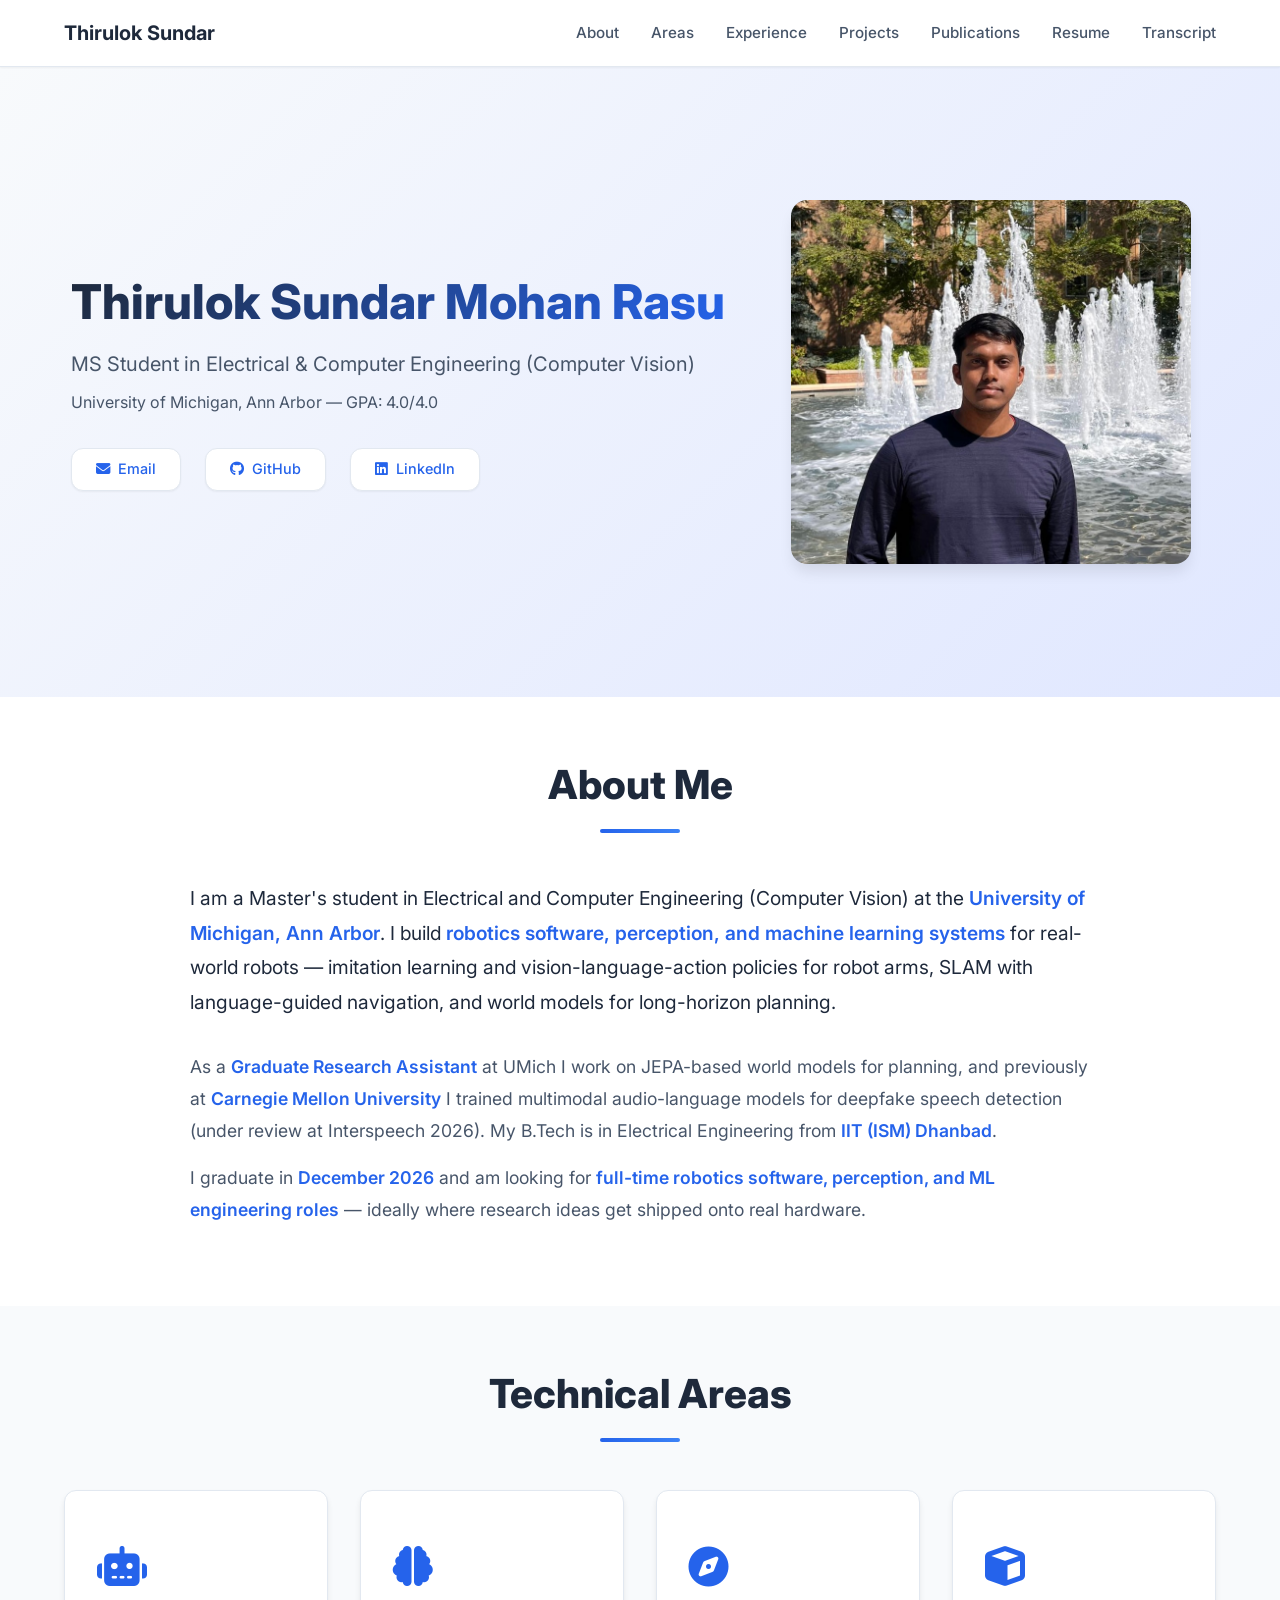
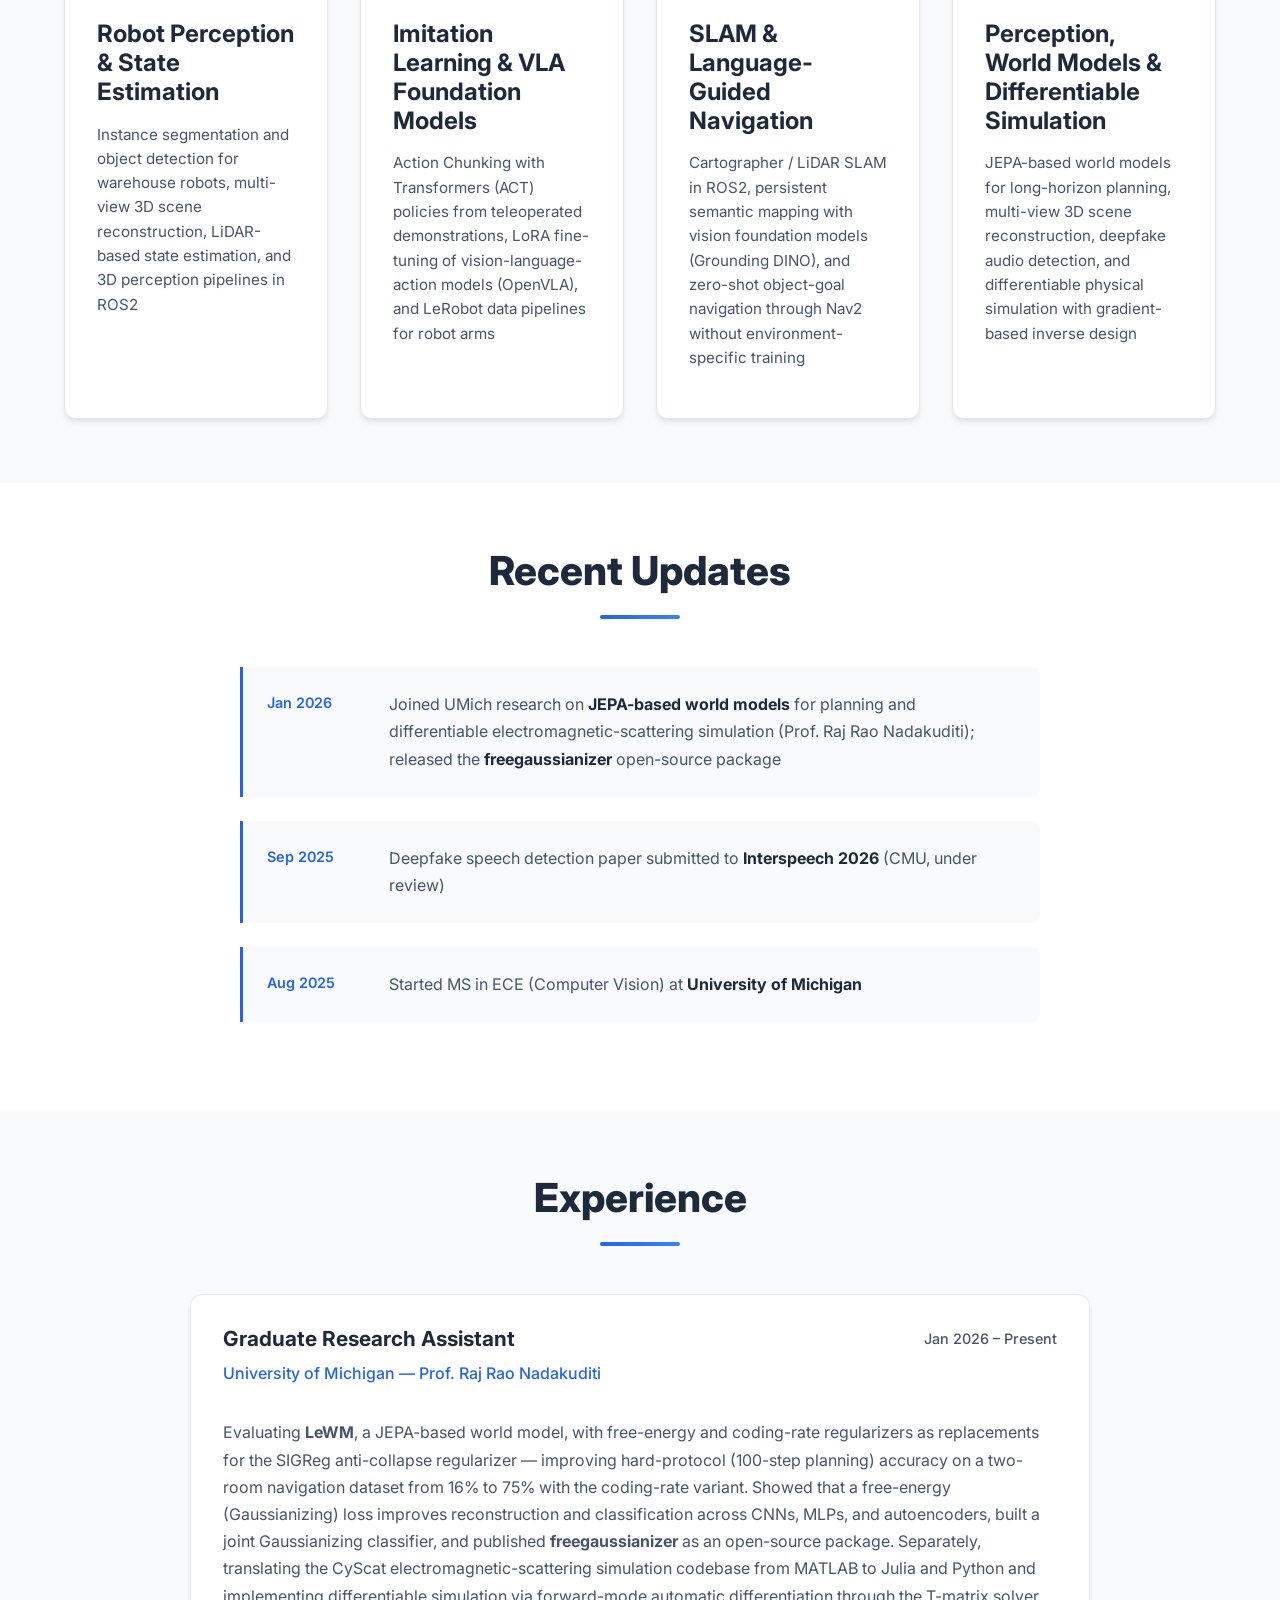
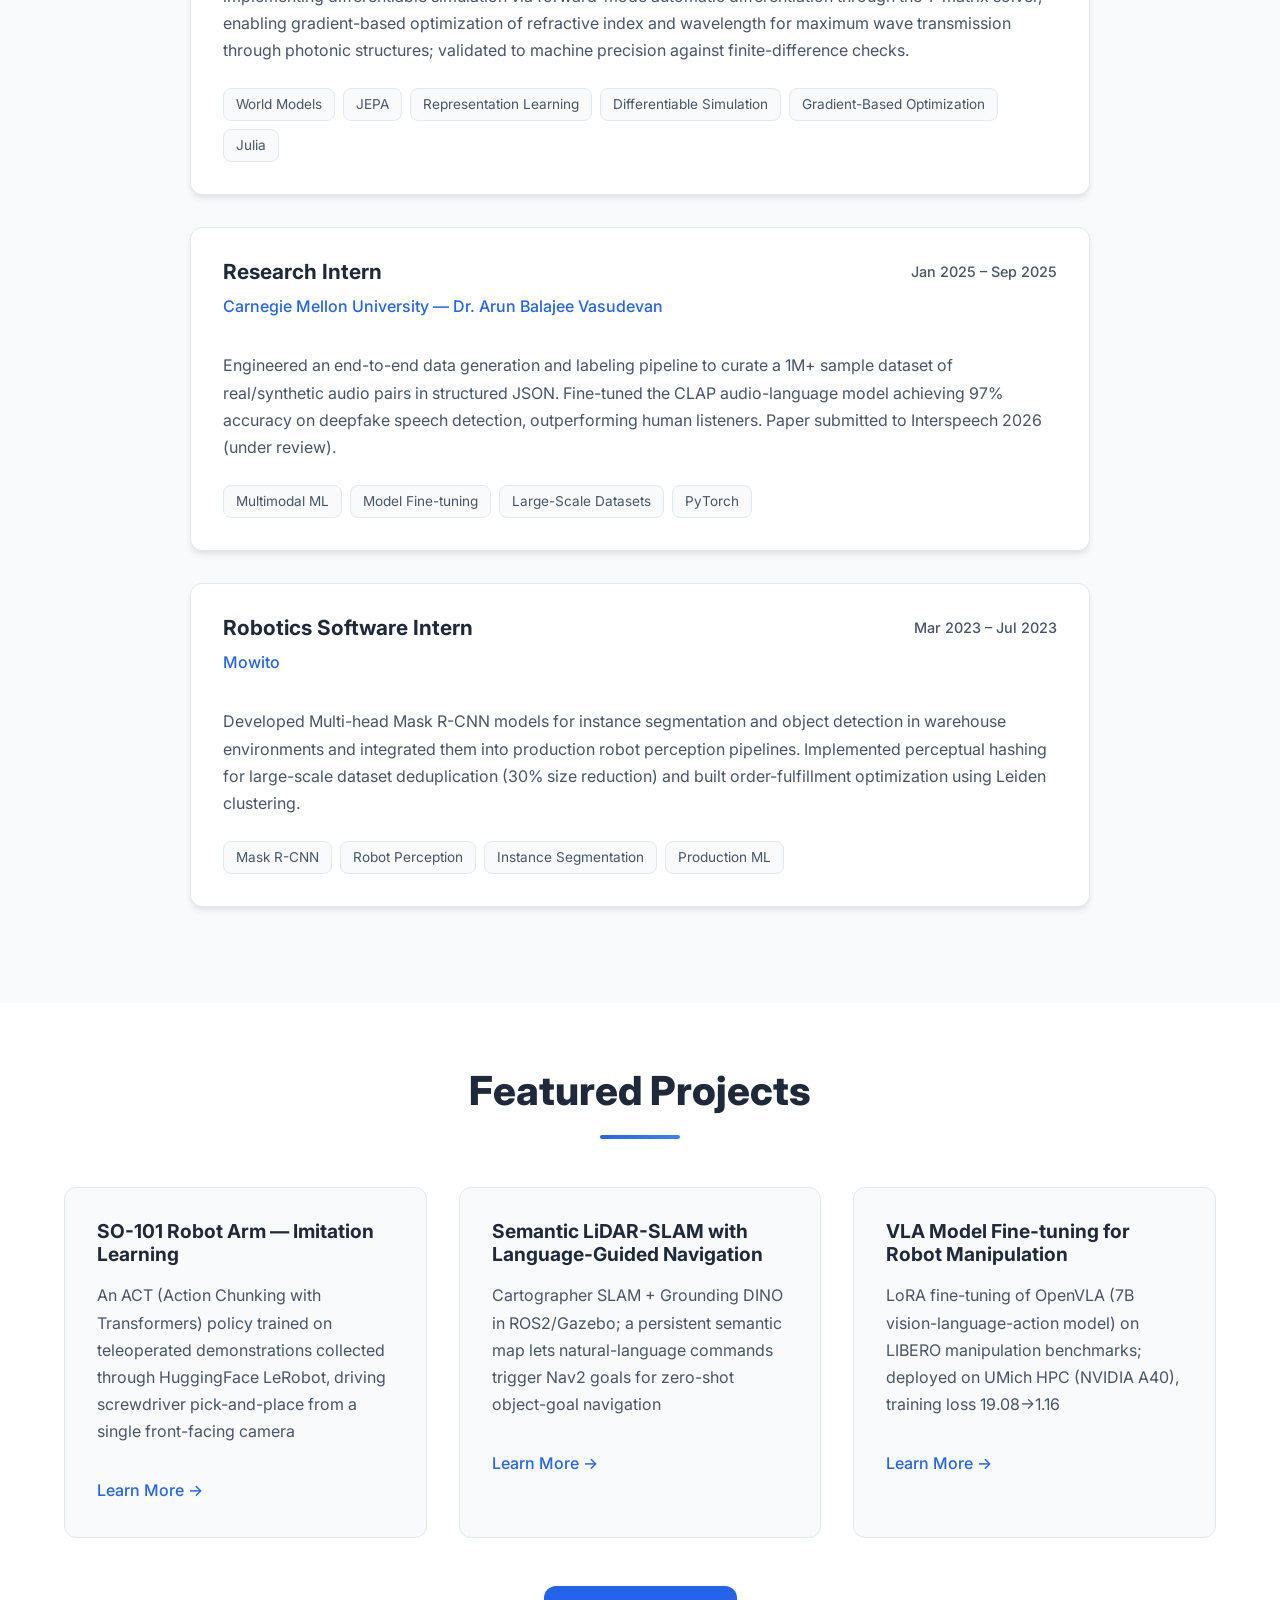
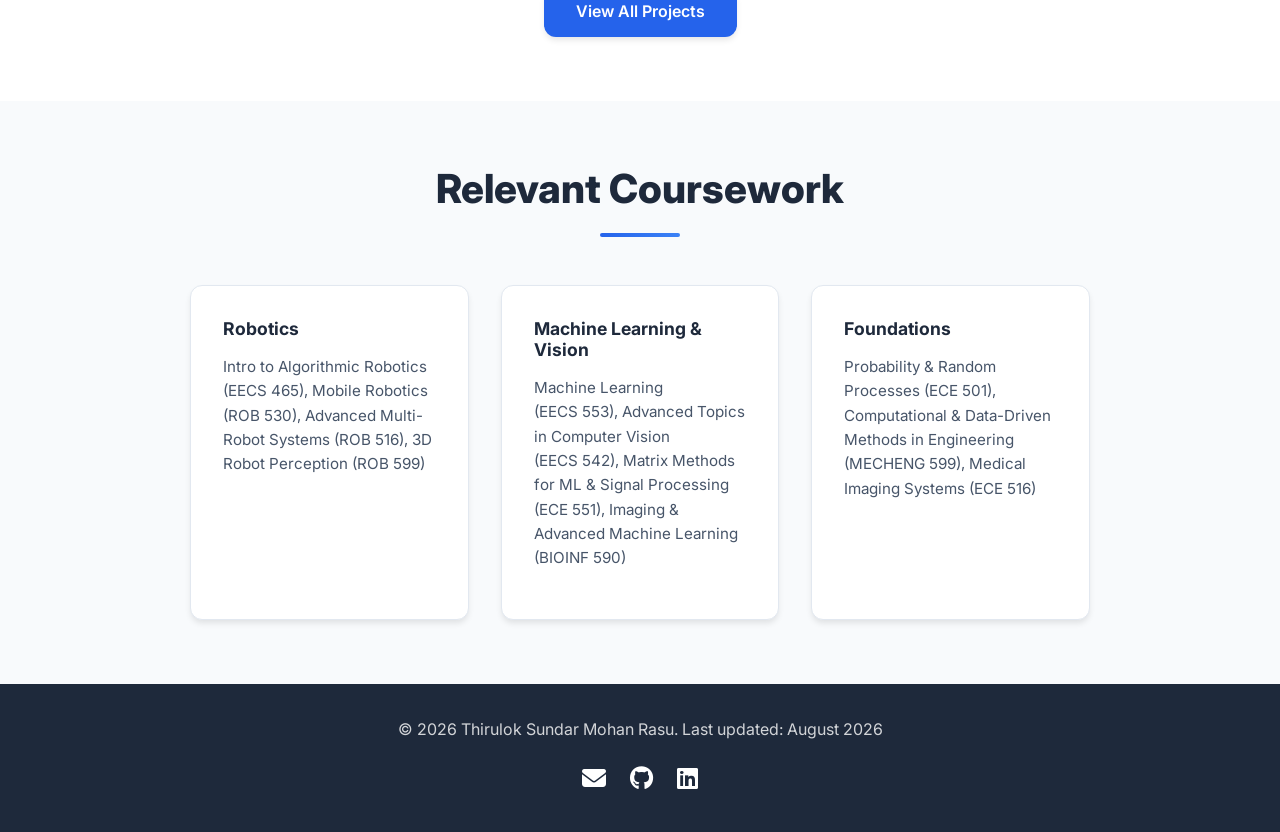
<file: index.html>
<!DOCTYPE html>
<html lang="en">
<head>
    <meta charset="UTF-8">
    <meta name="viewport" content="width=device-width, initial-scale=1.0">
    <title>Thirulok Sundar Mohan Rasu | Robotics, Software & Machine Learning</title>
    <link rel="stylesheet" href="css/style.css">
    <link rel="stylesheet" href="https://cdnjs.cloudflare.com/ajax/libs/font-awesome/6.4.0/css/all.min.css">
    <link href="https://fonts.googleapis.com/css2?family=Inter:wght@300;400;500;600;700&display=swap" rel="stylesheet">
</head>
<body>
    <!-- Navigation -->
    <nav class="navbar">
        <div class="container nav-container">
            <a href="index.html" class="logo">Thirulok Sundar</a>
            <ul class="nav-menu">
                <li><a href="#about" class="nav-link">About</a></li>
                <li><a href="#research" class="nav-link">Areas</a></li>
                <li><a href="#experience" class="nav-link">Experience</a></li>
                <li><a href="projects.html" class="nav-link">Projects</a></li>
                <li><a href="publications.html" class="nav-link">Publications</a></li>
                <li><a href="docs/Thirulok_Sundar_Resume.pdf" class="nav-link" target="_blank">Resume</a></li>
                <li><a href="docs/UM_transcript.pdf" class="nav-link" target="_blank">Transcript</a></li>
            </ul>
            <div class="hamburger">
                <span class="bar"></span>
                <span class="bar"></span>
                <span class="bar"></span>
            </div>
        </div>
    </nav>

    <!-- Hero Section -->
    <section class="hero">
        <div class="container hero-container">
            <div class="hero-content">
                <h1 class="hero-title">Thirulok Sundar Mohan Rasu</h1>
                <p class="hero-subtitle">MS Student in Electrical &amp; Computer Engineering (Computer Vision)</p>
                <p class="hero-location">University of Michigan, Ann Arbor &mdash; GPA: 4.0/4.0</p>
                <div class="hero-links">
                    <a href="mailto:thirulok@umich.edu" class="hero-link"><i class="fas fa-envelope"></i> Email</a>
                    <a href="https://github.com/Thiruloksundar" class="hero-link" target="_blank"><i class="fab fa-github"></i> GitHub</a>
                    <a href="https://linkedin.com/in/thirulok-sundar-mohanrasu" class="hero-link" target="_blank"><i class="fab fa-linkedin"></i> LinkedIn</a>
                </div>
            </div>
            <div class="hero-image">
                <img src="media/profile.jpg" alt="Thirulok Sundar Mohan Rasu">
            </div>
        </div>
    </section>

    <!-- About Section -->
    <section id="about" class="section about-section">
        <div class="container">
            <h2 class="section-title">About Me</h2>
            <div class="about-content">
                <p class="intro-text">
                    I am a Master's student in Electrical and Computer Engineering (Computer Vision) at the <strong>University of Michigan, Ann Arbor</strong>. I build <strong>robotics software, perception, and machine learning systems</strong> for real-world robots &mdash; imitation learning and vision-language-action policies for robot arms, SLAM with language-guided navigation, and world models for long-horizon planning.
                </p>
                <p>
                    As a <strong>Graduate Research Assistant</strong> at UMich I work on JEPA-based world models for planning, and previously at <strong>Carnegie Mellon University</strong> I trained multimodal audio-language models for deepfake speech detection (under review at Interspeech 2026). My B.Tech is in Electrical Engineering from <strong>IIT (ISM) Dhanbad</strong>.
                </p>
                <p>
                    I graduate in <strong>December 2026</strong> and am looking for <strong>full-time robotics software, perception, and ML engineering roles</strong> &mdash; ideally where research ideas get shipped onto real hardware.
                </p>
            </div>
        </div>
    </section>

    <!-- Technical Areas -->
    <section id="research" class="section research-section">
        <div class="container">
            <h2 class="section-title">Technical Areas</h2>
            <div class="research-grid">
                <div class="research-card">
                    <div class="research-icon"><i class="fas fa-robot" style="font-size:2.5rem;color:var(--primary-color)"></i></div>
                    <h3>Robot Perception &amp; State Estimation</h3>
                    <p>Instance segmentation and object detection for warehouse robots, multi-view 3D scene reconstruction, LiDAR-based state estimation, and 3D perception pipelines in ROS2</p>
                </div>
                <div class="research-card">
                    <div class="research-icon"><i class="fas fa-brain" style="font-size:2.5rem;color:var(--primary-color)"></i></div>
                    <h3>Imitation Learning &amp; VLA Foundation Models</h3>
                    <p>Action Chunking with Transformers (ACT) policies from teleoperated demonstrations, LoRA fine-tuning of vision-language-action models (OpenVLA), and LeRobot data pipelines for robot arms</p>
                </div>
                <div class="research-card">
                    <div class="research-icon"><i class="fas fa-compass" style="font-size:2.5rem;color:var(--primary-color)"></i></div>
                    <h3>SLAM &amp; Language-Guided Navigation</h3>
                    <p>Cartographer / LiDAR SLAM in ROS2, persistent semantic mapping with vision foundation models (Grounding DINO), and zero-shot object-goal navigation through Nav2 without environment-specific training</p>
                </div>
                <div class="research-card">
                    <div class="research-icon"><i class="fas fa-cube" style="font-size:2.5rem;color:var(--primary-color)"></i></div>
                    <h3>Perception, World Models &amp; Differentiable Simulation</h3>
                    <p>JEPA-based world models for long-horizon planning, multi-view 3D scene reconstruction, deepfake audio detection, and differentiable physical simulation with gradient-based inverse design</p>
                </div>
            </div>
        </div>
    </section>

    <!-- News Section -->
    <section class="section news-section">
        <div class="container">
            <h2 class="section-title">Recent Updates</h2>
            <div class="news-timeline">
                <div class="news-item">
                    <span class="news-date">Jan 2026</span>
                    <p>Joined UMich research on <strong>JEPA-based world models</strong> for planning and differentiable electromagnetic-scattering simulation (Prof. Raj Rao Nadakuditi); released the <strong>freegaussianizer</strong> open-source package</p>
                </div>
                <div class="news-item">
                    <span class="news-date">Sep 2025</span>
                    <p>Deepfake speech detection paper submitted to <strong>Interspeech 2026</strong> (CMU, under review)</p>
                </div>
                <div class="news-item">
                    <span class="news-date">Aug 2025</span>
                    <p>Started MS in ECE (Computer Vision) at <strong>University of Michigan</strong></p>
                </div>
            </div>
        </div>
    </section>

    <!-- Experience Section -->
    <section id="experience" class="section experience-section">
        <div class="container">
            <h2 class="section-title">Experience</h2>
            <div class="experience-timeline">
                <div class="experience-item">
                    <div class="experience-header">
                        <div>
                            <h3>Graduate Research Assistant</h3>
                            <p class="experience-org">University of Michigan &mdash; Prof. Raj Rao Nadakuditi</p>
                        </div>
                        <span class="experience-date">Jan 2026 &ndash; Present</span>
                    </div>
                    <p class="experience-desc">Evaluating <strong>LeWM</strong>, a JEPA-based world model, with free-energy and coding-rate regularizers as replacements for the SIGReg anti-collapse regularizer &mdash; improving hard-protocol (100-step planning) accuracy on a two-room navigation dataset from 16% to 75% with the coding-rate variant. Showed that a free-energy (Gaussianizing) loss improves reconstruction and classification across CNNs, MLPs, and autoencoders, built a joint Gaussianizing classifier, and published <strong>freegaussianizer</strong> as an open-source package. Separately, translating the CyScat electromagnetic-scattering simulation codebase from MATLAB to Julia and Python and implementing differentiable simulation via forward-mode automatic differentiation through the T-matrix solver, enabling gradient-based optimization of refractive index and wavelength for maximum wave transmission through photonic structures; validated to machine precision against finite-difference checks.</p>
                    <div class="experience-tags">
                        <span class="tag">World Models</span>
                        <span class="tag">JEPA</span>
                        <span class="tag">Representation Learning</span>
                        <span class="tag">Differentiable Simulation</span>
                        <span class="tag">Gradient-Based Optimization</span>
                        <span class="tag">Julia</span>
                    </div>
                </div>

                <div class="experience-item">
                    <div class="experience-header">
                        <div>
                            <h3>Research Intern</h3>
                            <p class="experience-org">Carnegie Mellon University &mdash; Dr. Arun Balajee Vasudevan</p>
                        </div>
                        <span class="experience-date">Jan 2025 &ndash; Sep 2025</span>
                    </div>
                    <p class="experience-desc">Engineered an end-to-end data generation and labeling pipeline to curate a 1M+ sample dataset of real/synthetic audio pairs in structured JSON. Fine-tuned the CLAP audio-language model achieving 97% accuracy on deepfake speech detection, outperforming human listeners. Paper submitted to Interspeech 2026 (under review).</p>
                    <div class="experience-tags">
                        <span class="tag">Multimodal ML</span>
                        <span class="tag">Model Fine-tuning</span>
                        <span class="tag">Large-Scale Datasets</span>
                        <span class="tag">PyTorch</span>
                    </div>
                </div>

                <div class="experience-item">
                    <div class="experience-header">
                        <div>
                            <h3>Robotics Software Intern</h3>
                            <p class="experience-org">Mowito</p>
                        </div>
                        <span class="experience-date">Mar 2023 &ndash; Jul 2023</span>
                    </div>
                    <p class="experience-desc">Developed Multi-head Mask R-CNN models for instance segmentation and object detection in warehouse environments and integrated them into production robot perception pipelines. Implemented perceptual hashing for large-scale dataset deduplication (30% size reduction) and built order-fulfillment optimization using Leiden clustering.</p>
                    <div class="experience-tags">
                        <span class="tag">Mask R-CNN</span>
                        <span class="tag">Robot Perception</span>
                        <span class="tag">Instance Segmentation</span>
                        <span class="tag">Production ML</span>
                    </div>
                </div>
            </div>
        </div>
    </section>

    <!-- Featured Projects -->
    <section class="section projects-preview-section">
        <div class="container">
            <h2 class="section-title">Featured Projects</h2>
            <div class="projects-grid">
                <div class="project-card">
                    <h3>SO-101 Robot Arm &mdash; Imitation Learning</h3>
                    <p>An ACT (Action Chunking with Transformers) policy trained on teleoperated demonstrations collected through HuggingFace LeRobot, driving screwdriver pick-and-place from a single front-facing camera</p>
                    <a href="projects.html#imitation-learning" class="project-link">Learn More &rarr;</a>
                </div>
                <div class="project-card">
                    <h3>Semantic LiDAR-SLAM with Language-Guided Navigation</h3>
                    <p>Cartographer SLAM + Grounding DINO in ROS2/Gazebo; a persistent semantic map lets natural-language commands trigger Nav2 goals for zero-shot object-goal navigation</p>
                    <a href="projects.html#semantic-slam" class="project-link">Learn More &rarr;</a>
                </div>
                <div class="project-card">
                    <h3>VLA Model Fine-tuning for Robot Manipulation</h3>
                    <p>LoRA fine-tuning of OpenVLA (7B vision-language-action model) on LIBERO manipulation benchmarks; deployed on UMich HPC (NVIDIA A40), training loss 19.08&rarr;1.16</p>
                    <a href="projects.html#openvla" class="project-link">Learn More &rarr;</a>
                </div>
            </div>
            <div class="cta-center">
                <a href="projects.html" class="btn-primary">View All Projects</a>
            </div>
        </div>
    </section>

    <!-- Coursework Section -->
    <section class="section" style="background: var(--bg-secondary);">
        <div class="container">
            <h2 class="section-title">Relevant Coursework</h2>
            <div class="research-grid" style="max-width:900px; margin:0 auto;">
                <div class="research-card">
                    <h3 style="font-size:1.1rem;">Robotics</h3>
                    <p>Intro to Algorithmic Robotics (EECS&nbsp;465), Mobile Robotics (ROB&nbsp;530), Advanced Multi-Robot Systems (ROB&nbsp;516), 3D Robot Perception (ROB&nbsp;599)</p>
                </div>
                <div class="research-card">
                    <h3 style="font-size:1.1rem;">Machine Learning &amp; Vision</h3>
                    <p>Machine Learning (EECS&nbsp;553), Advanced Topics in Computer Vision (EECS&nbsp;542), Matrix Methods for ML &amp; Signal Processing (ECE&nbsp;551), Imaging &amp; Advanced Machine Learning (BIOINF&nbsp;590)</p>
                </div>
                <div class="research-card">
                    <h3 style="font-size:1.1rem;">Foundations</h3>
                    <p>Probability &amp; Random Processes (ECE&nbsp;501), Computational &amp; Data-Driven Methods in Engineering (MECHENG&nbsp;599), Medical Imaging Systems (ECE&nbsp;516)</p>
                </div>
            </div>
        </div>
    </section>

    <!-- Footer -->
    <footer class="footer">
        <div class="container">
            <p>&copy; 2026 Thirulok Sundar Mohan Rasu. Last updated: August 2026</p>
            <div class="footer-links">
                <a href="mailto:thirulok@umich.edu"><i class="fas fa-envelope"></i></a>
                <a href="https://github.com/Thiruloksundar" target="_blank"><i class="fab fa-github"></i></a>
                <a href="https://linkedin.com/in/thirulok-sundar-mohanrasu" target="_blank"><i class="fab fa-linkedin"></i></a>
            </div>
        </div>
    </footer>

    <script src="scl/script.js"></script>
</body>
</html>
</file>
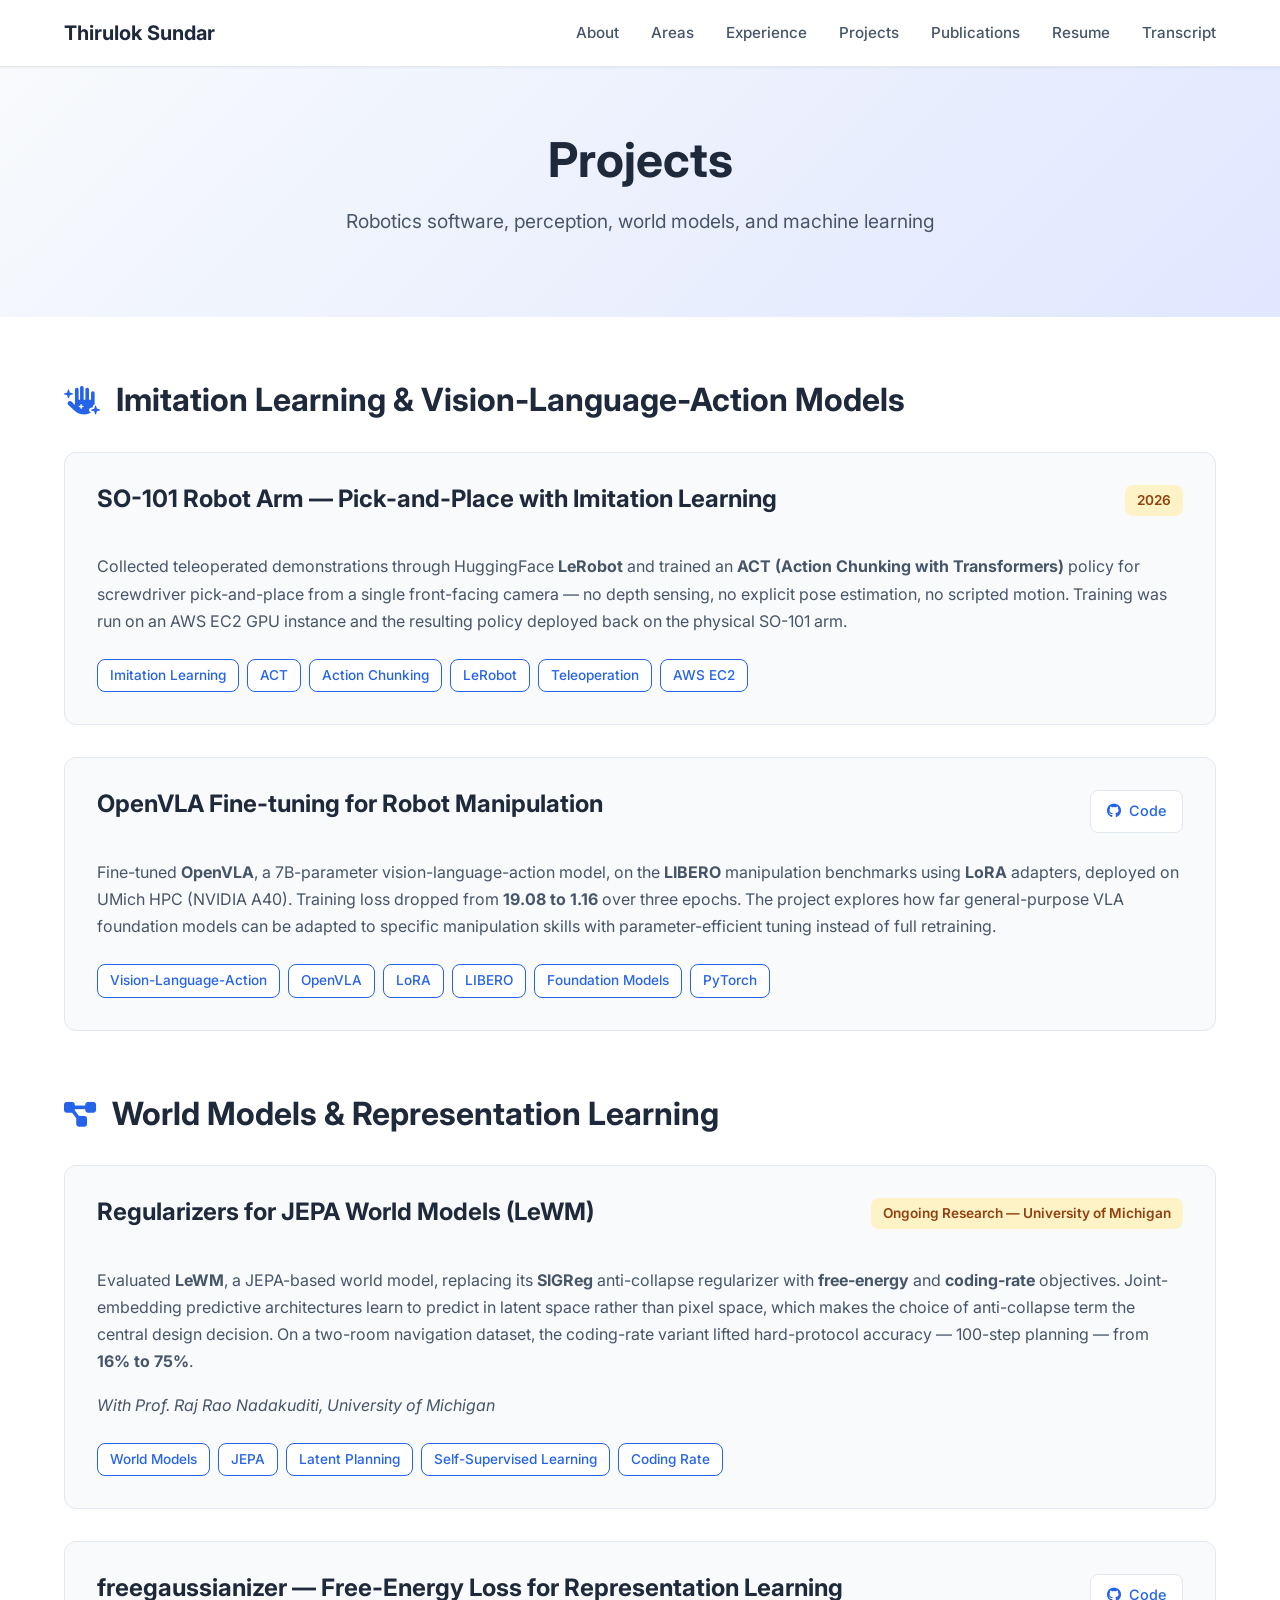
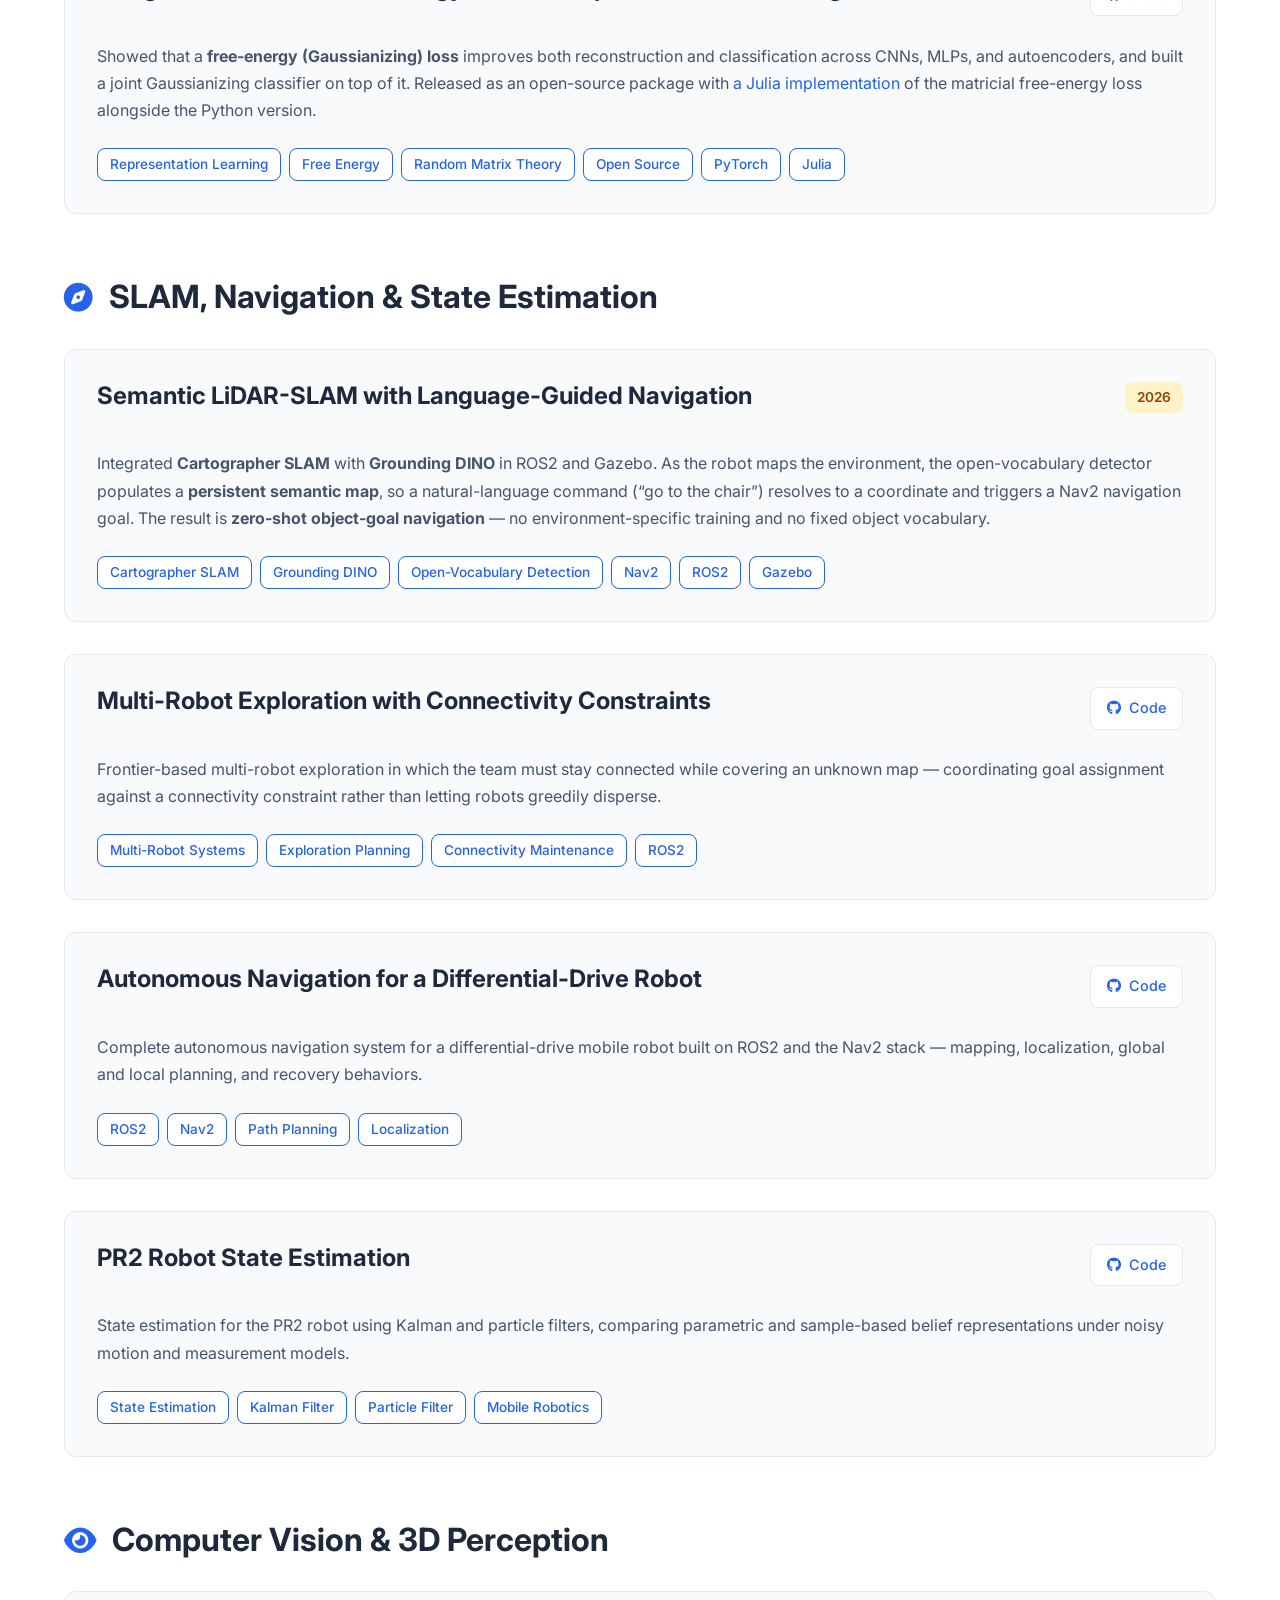
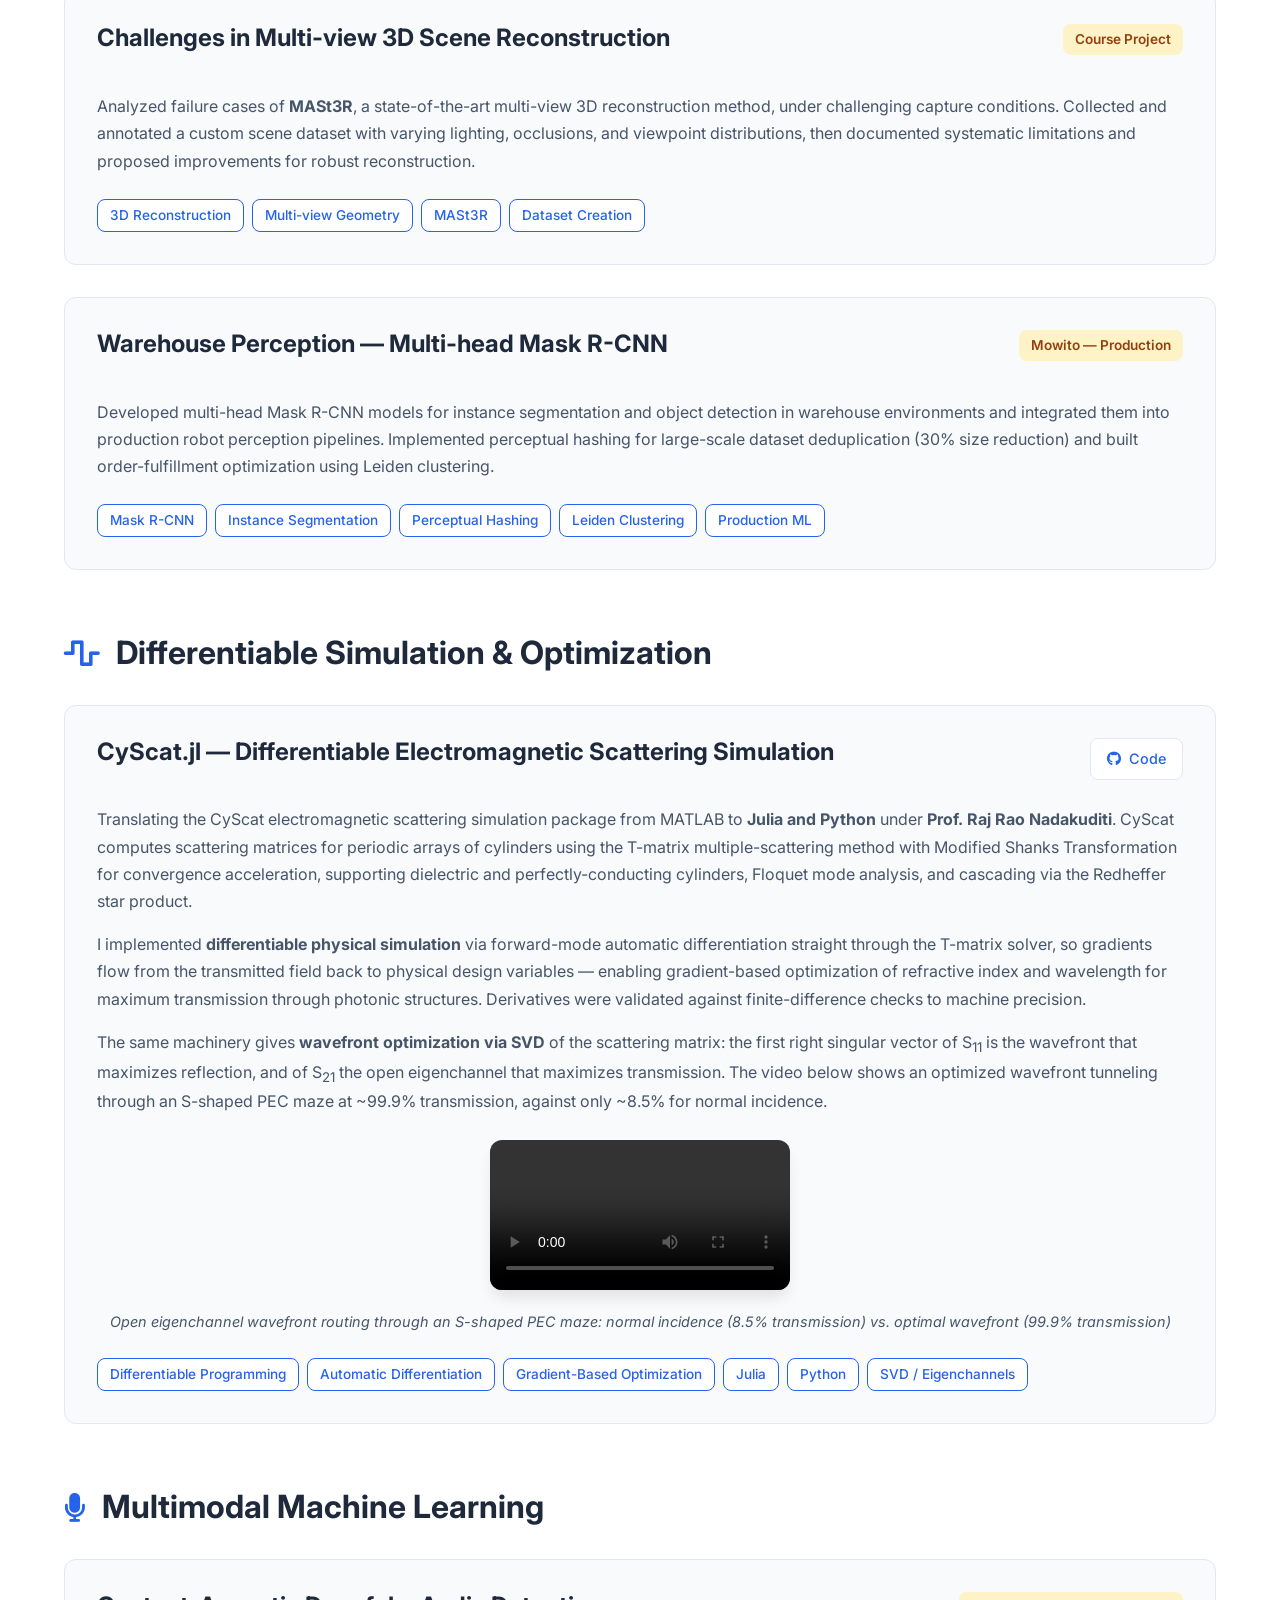
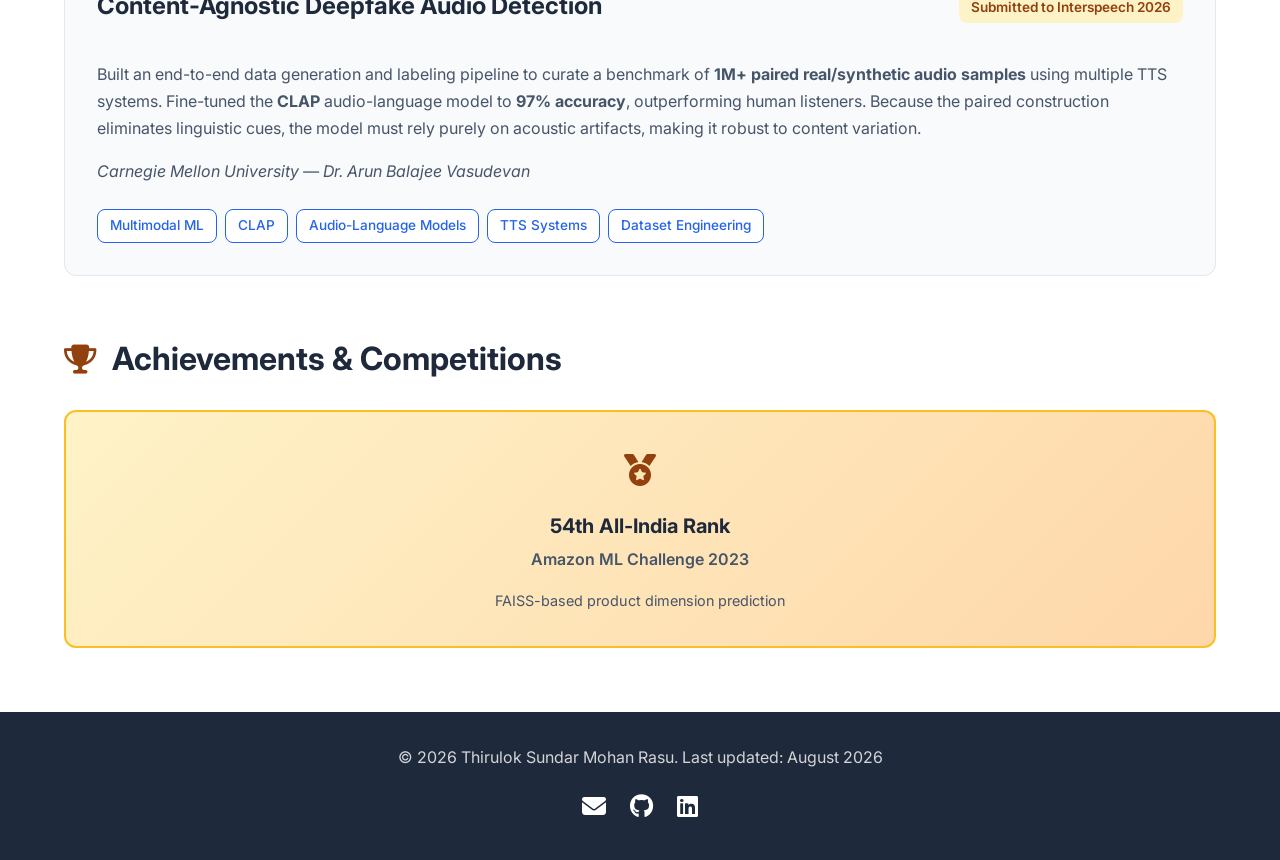
<file: projects.html>
<!DOCTYPE html>
<html lang="en">
<head>
    <meta charset="UTF-8">
    <meta name="viewport" content="width=device-width, initial-scale=1.0">
    <title>Projects | Thirulok Sundar Mohan Rasu</title>
    <link rel="stylesheet" href="css/style.css">
    <link rel="stylesheet" href="https://cdnjs.cloudflare.com/ajax/libs/font-awesome/6.4.0/css/all.min.css">
    <link href="https://fonts.googleapis.com/css2?family=Inter:wght@300;400;500;600;700&display=swap" rel="stylesheet">
</head>
<body>
    <!-- Navigation -->
    <nav class="navbar">
        <div class="container nav-container">
            <a href="index.html" class="logo">Thirulok Sundar</a>
            <ul class="nav-menu">
                <li><a href="index.html#about" class="nav-link">About</a></li>
                <li><a href="index.html#research" class="nav-link">Areas</a></li>
                <li><a href="index.html#experience" class="nav-link">Experience</a></li>
                <li><a href="projects.html" class="nav-link active">Projects</a></li>
                <li><a href="publications.html" class="nav-link">Publications</a></li>
                <li><a href="docs/Thirulok_Sundar_Resume.pdf" class="nav-link" target="_blank">Resume</a></li>
                <li><a href="docs/UM_transcript.pdf" class="nav-link" target="_blank">Transcript</a></li>
            </ul>
            <div class="hamburger">
                <span class="bar"></span>
                <span class="bar"></span>
                <span class="bar"></span>
            </div>
        </div>
    </nav>

    <!-- Page Header -->
    <section class="page-header">
        <div class="container">
            <h1>Projects</h1>
            <p>Robotics software, perception, world models, and machine learning</p>
        </div>
    </section>

    <!-- Projects Section -->
    <section class="section">
        <div class="container">

            <!-- Imitation Learning & VLAs -->
            <div class="category-section" id="imitation-learning">
                <h2 class="category-title">
                    <span class="category-icon"><i class="fas fa-hand-sparkles" style="font-size:1.8rem;color:var(--primary-color)"></i></span> Imitation Learning &amp; Vision-Language-Action Models
                </h2>

                <div class="project-detailed" id="act-so101">
                    <div class="project-detailed-header">
                        <h3>SO-101 Robot Arm &mdash; Pick-and-Place with Imitation Learning</h3>
                        <span class="project-status">2026</span>
                    </div>
                    <p class="project-description">
                        Collected teleoperated demonstrations through HuggingFace <strong>LeRobot</strong> and trained an <strong>ACT (Action Chunking with Transformers)</strong> policy for screwdriver pick-and-place from a single front-facing camera &mdash; no depth sensing, no explicit pose estimation, no scripted motion. Training was run on an AWS EC2 GPU instance and the resulting policy deployed back on the physical SO-101 arm.
                    </p>
                    <div class="project-tech">
                        <span class="tech-badge">Imitation Learning</span>
                        <span class="tech-badge">ACT</span>
                        <span class="tech-badge">Action Chunking</span>
                        <span class="tech-badge">LeRobot</span>
                        <span class="tech-badge">Teleoperation</span>
                        <span class="tech-badge">AWS EC2</span>
                    </div>
                </div>

                <div class="project-detailed" id="openvla">
                    <div class="project-detailed-header">
                        <h3>OpenVLA Fine-tuning for Robot Manipulation</h3>
                        <a href="https://github.com/Thiruloksundar/OpenVLA-Libero-finetuning" class="github-link" target="_blank">
                            <i class="fab fa-github"></i> Code
                        </a>
                    </div>
                    <p class="project-description">
                        Fine-tuned <strong>OpenVLA</strong>, a 7B-parameter vision-language-action model, on the <strong>LIBERO</strong> manipulation benchmarks using <strong>LoRA</strong> adapters, deployed on UMich HPC (NVIDIA A40). Training loss dropped from <strong>19.08 to 1.16</strong> over three epochs. The project explores how far general-purpose VLA foundation models can be adapted to specific manipulation skills with parameter-efficient tuning instead of full retraining.
                    </p>
                    <div class="project-tech">
                        <span class="tech-badge">Vision-Language-Action</span>
                        <span class="tech-badge">OpenVLA</span>
                        <span class="tech-badge">LoRA</span>
                        <span class="tech-badge">LIBERO</span>
                        <span class="tech-badge">Foundation Models</span>
                        <span class="tech-badge">PyTorch</span>
                    </div>
                </div>
            </div>

            <!-- World Models -->
            <div class="category-section" id="world-models">
                <h2 class="category-title">
                    <span class="category-icon"><i class="fas fa-diagram-project" style="font-size:1.8rem;color:var(--primary-color)"></i></span> World Models &amp; Representation Learning
                </h2>

                <div class="project-detailed" id="lewm">
                    <div class="project-detailed-header">
                        <h3>Regularizers for JEPA World Models (LeWM)</h3>
                        <span class="project-status">Ongoing Research &mdash; University of Michigan</span>
                    </div>
                    <p class="project-description">
                        Evaluated <strong>LeWM</strong>, a JEPA-based world model, replacing its <strong>SIGReg</strong> anti-collapse regularizer with <strong>free-energy</strong> and <strong>coding-rate</strong> objectives. Joint-embedding predictive architectures learn to predict in latent space rather than pixel space, which makes the choice of anti-collapse term the central design decision. On a two-room navigation dataset, the coding-rate variant lifted hard-protocol accuracy &mdash; 100-step planning &mdash; from <strong>16% to 75%</strong>.
                    </p>
                    <p class="project-description" style="margin-top: -0.5rem;">
                        <em>With Prof. Raj Rao Nadakuditi, University of Michigan</em>
                    </p>
                    <div class="project-tech">
                        <span class="tech-badge">World Models</span>
                        <span class="tech-badge">JEPA</span>
                        <span class="tech-badge">Latent Planning</span>
                        <span class="tech-badge">Self-Supervised Learning</span>
                        <span class="tech-badge">Coding Rate</span>
                    </div>
                </div>

                <div class="project-detailed" id="freegaussianizer">
                    <div class="project-detailed-header">
                        <h3>freegaussianizer &mdash; Free-Energy Loss for Representation Learning</h3>
                        <a href="https://github.com/Thiruloksundar/FreeGaussianizer" class="github-link" target="_blank">
                            <i class="fab fa-github"></i> Code
                        </a>
                    </div>
                    <p class="project-description">
                        Showed that a <strong>free-energy (Gaussianizing) loss</strong> improves both reconstruction and classification across CNNs, MLPs, and autoencoders, and built a joint Gaussianizing classifier on top of it. Released as an open-source package with <a href="https://github.com/Thiruloksundar/FreeGaussianizer.jl" target="_blank">a Julia implementation</a> of the matricial free-energy loss alongside the Python version.
                    </p>
                    <div class="project-tech">
                        <span class="tech-badge">Representation Learning</span>
                        <span class="tech-badge">Free Energy</span>
                        <span class="tech-badge">Random Matrix Theory</span>
                        <span class="tech-badge">Open Source</span>
                        <span class="tech-badge">PyTorch</span>
                        <span class="tech-badge">Julia</span>
                    </div>
                </div>
            </div>

            <!-- SLAM & Navigation -->
            <div class="category-section" id="semantic-slam">
                <h2 class="category-title">
                    <span class="category-icon"><i class="fas fa-compass" style="font-size:1.8rem;color:var(--primary-color)"></i></span> SLAM, Navigation &amp; State Estimation
                </h2>

                <div class="project-detailed">
                    <div class="project-detailed-header">
                        <h3>Semantic LiDAR-SLAM with Language-Guided Navigation</h3>
                        <span class="project-status">2026</span>
                    </div>
                    <p class="project-description">
                        Integrated <strong>Cartographer SLAM</strong> with <strong>Grounding DINO</strong> in ROS2 and Gazebo. As the robot maps the environment, the open-vocabulary detector populates a <strong>persistent semantic map</strong>, so a natural-language command (&ldquo;go to the chair&rdquo;) resolves to a coordinate and triggers a Nav2 navigation goal. The result is <strong>zero-shot object-goal navigation</strong> &mdash; no environment-specific training and no fixed object vocabulary.
                    </p>
                    <div class="project-tech">
                        <span class="tech-badge">Cartographer SLAM</span>
                        <span class="tech-badge">Grounding DINO</span>
                        <span class="tech-badge">Open-Vocabulary Detection</span>
                        <span class="tech-badge">Nav2</span>
                        <span class="tech-badge">ROS2</span>
                        <span class="tech-badge">Gazebo</span>
                    </div>
                </div>

                <div class="project-detailed">
                    <div class="project-detailed-header">
                        <h3>Multi-Robot Exploration with Connectivity Constraints</h3>
                        <a href="https://github.com/Thiruloksundar/Connected-Robot-Exploration" class="github-link" target="_blank">
                            <i class="fab fa-github"></i> Code
                        </a>
                    </div>
                    <p class="project-description">
                        Frontier-based multi-robot exploration in which the team must stay connected while covering an unknown map &mdash; coordinating goal assignment against a connectivity constraint rather than letting robots greedily disperse.
                    </p>
                    <div class="project-tech">
                        <span class="tech-badge">Multi-Robot Systems</span>
                        <span class="tech-badge">Exploration Planning</span>
                        <span class="tech-badge">Connectivity Maintenance</span>
                        <span class="tech-badge">ROS2</span>
                    </div>
                </div>

                <div class="project-detailed">
                    <div class="project-detailed-header">
                        <h3>Autonomous Navigation for a Differential-Drive Robot</h3>
                        <a href="https://github.com/Thiruloksundar/Autonomous-Robot-Navigation" class="github-link" target="_blank">
                            <i class="fab fa-github"></i> Code
                        </a>
                    </div>
                    <p class="project-description">
                        Complete autonomous navigation system for a differential-drive mobile robot built on ROS2 and the Nav2 stack &mdash; mapping, localization, global and local planning, and recovery behaviors.
                    </p>
                    <div class="project-tech">
                        <span class="tech-badge">ROS2</span>
                        <span class="tech-badge">Nav2</span>
                        <span class="tech-badge">Path Planning</span>
                        <span class="tech-badge">Localization</span>
                    </div>
                </div>

                <div class="project-detailed">
                    <div class="project-detailed-header">
                        <h3>PR2 Robot State Estimation</h3>
                        <a href="https://github.com/Thiruloksundar/robot_state_estimation" class="github-link" target="_blank">
                            <i class="fab fa-github"></i> Code
                        </a>
                    </div>
                    <p class="project-description">
                        State estimation for the PR2 robot using Kalman and particle filters, comparing parametric and sample-based belief representations under noisy motion and measurement models.
                    </p>
                    <div class="project-tech">
                        <span class="tech-badge">State Estimation</span>
                        <span class="tech-badge">Kalman Filter</span>
                        <span class="tech-badge">Particle Filter</span>
                        <span class="tech-badge">Mobile Robotics</span>
                    </div>
                </div>
            </div>

            <!-- Computer Vision -->
            <div class="category-section" id="cv-projects">
                <h2 class="category-title">
                    <span class="category-icon"><i class="fas fa-eye" style="font-size:1.8rem;color:var(--primary-color)"></i></span> Computer Vision &amp; 3D Perception
                </h2>

                <div class="project-detailed">
                    <div class="project-detailed-header">
                        <h3>Challenges in Multi-view 3D Scene Reconstruction</h3>
                        <span class="project-status">Course Project</span>
                    </div>
                    <p class="project-description">
                        Analyzed failure cases of <strong>MASt3R</strong>, a state-of-the-art multi-view 3D reconstruction method, under challenging capture conditions. Collected and annotated a custom scene dataset with varying lighting, occlusions, and viewpoint distributions, then documented systematic limitations and proposed improvements for robust reconstruction.
                    </p>
                    <div class="project-tech">
                        <span class="tech-badge">3D Reconstruction</span>
                        <span class="tech-badge">Multi-view Geometry</span>
                        <span class="tech-badge">MASt3R</span>
                        <span class="tech-badge">Dataset Creation</span>
                    </div>
                </div>

                <div class="project-detailed">
                    <div class="project-detailed-header">
                        <h3>Warehouse Perception &mdash; Multi-head Mask R-CNN</h3>
                        <span class="project-status">Mowito &mdash; Production</span>
                    </div>
                    <p class="project-description">
                        Developed multi-head Mask R-CNN models for instance segmentation and object detection in warehouse environments and integrated them into production robot perception pipelines. Implemented perceptual hashing for large-scale dataset deduplication (30% size reduction) and built order-fulfillment optimization using Leiden clustering.
                    </p>
                    <div class="project-tech">
                        <span class="tech-badge">Mask R-CNN</span>
                        <span class="tech-badge">Instance Segmentation</span>
                        <span class="tech-badge">Perceptual Hashing</span>
                        <span class="tech-badge">Leiden Clustering</span>
                        <span class="tech-badge">Production ML</span>
                    </div>
                </div>
            </div>

            <!-- Differentiable Simulation -->
            <div class="category-section" id="cyscat">
                <h2 class="category-title">
                    <span class="category-icon"><i class="fas fa-wave-square" style="font-size:1.8rem;color:var(--primary-color)"></i></span> Differentiable Simulation &amp; Optimization
                </h2>

                <div class="project-detailed">
                    <div class="project-detailed-header">
                        <h3>CyScat.jl &mdash; Differentiable Electromagnetic Scattering Simulation</h3>
                        <a href="https://github.com/Thiruloksundar/CyScat.jl" class="github-link" target="_blank">
                            <i class="fab fa-github"></i> Code
                        </a>
                    </div>
                    <p class="project-description">
                        Translating the CyScat electromagnetic scattering simulation package from MATLAB to <strong>Julia and Python</strong> under <strong>Prof. Raj Rao Nadakuditi</strong>. CyScat computes scattering matrices for periodic arrays of cylinders using the T-matrix multiple-scattering method with Modified Shanks Transformation for convergence acceleration, supporting dielectric and perfectly-conducting cylinders, Floquet mode analysis, and cascading via the Redheffer star product.
                    </p>
                    <p class="project-description" style="margin-top: -0.5rem;">
                        I implemented <strong>differentiable physical simulation</strong> via forward-mode automatic differentiation straight through the T-matrix solver, so gradients flow from the transmitted field back to physical design variables &mdash; enabling gradient-based optimization of refractive index and wavelength for maximum transmission through photonic structures. Derivatives were validated against finite-difference checks to machine precision.
                    </p>
                    <p class="project-description" style="margin-top: -0.5rem;">
                        The same machinery gives <strong>wavefront optimization via SVD</strong> of the scattering matrix: the first right singular vector of S<sub>11</sub> is the wavefront that maximizes reflection, and of S<sub>21</sub> the open eigenchannel that maximizes transmission. The video below shows an optimized wavefront tunneling through an S-shaped PEC maze at ~99.9% transmission, against only ~8.5% for normal incidence.
                    </p>

                    <!-- Video -->
                    <div style="margin: 1.5rem 0; text-align: center;">
                        <video controls style="max-width: 100%; border-radius: var(--radius-lg); box-shadow: var(--shadow-lg);">
                            <source src="media/s_channel_maze.mp4" type="video/mp4">
                            Your browser does not support the video tag.
                        </video>
                        <p style="font-size: 0.9rem; color: var(--text-secondary); margin-top: 0.75rem;">
                            <em>Open eigenchannel wavefront routing through an S-shaped PEC maze: normal incidence (8.5% transmission) vs. optimal wavefront (99.9% transmission)</em>
                        </p>
                    </div>

                    <div class="project-tech">
                        <span class="tech-badge">Differentiable Programming</span>
                        <span class="tech-badge">Automatic Differentiation</span>
                        <span class="tech-badge">Gradient-Based Optimization</span>
                        <span class="tech-badge">Julia</span>
                        <span class="tech-badge">Python</span>
                        <span class="tech-badge">SVD / Eigenchannels</span>
                    </div>
                </div>
            </div>

            <!-- Multimodal ML -->
            <div class="category-section" id="multimodal">
                <h2 class="category-title">
                    <span class="category-icon"><i class="fas fa-microphone" style="font-size:1.8rem;color:var(--primary-color)"></i></span> Multimodal Machine Learning
                </h2>

                <div class="project-detailed">
                    <div class="project-detailed-header">
                        <h3>Content-Agnostic Deepfake Audio Detection</h3>
                        <span class="project-status">Submitted to Interspeech 2026</span>
                    </div>
                    <p class="project-description">
                        Built an end-to-end data generation and labeling pipeline to curate a benchmark of <strong>1M+ paired real/synthetic audio samples</strong> using multiple TTS systems. Fine-tuned the <strong>CLAP</strong> audio-language model to <strong>97% accuracy</strong>, outperforming human listeners. Because the paired construction eliminates linguistic cues, the model must rely purely on acoustic artifacts, making it robust to content variation.
                    </p>
                    <p class="project-description" style="margin-top: -0.5rem;">
                        <em>Carnegie Mellon University &mdash; Dr. Arun Balajee Vasudevan</em>
                    </p>
                    <div class="project-tech">
                        <span class="tech-badge">Multimodal ML</span>
                        <span class="tech-badge">CLAP</span>
                        <span class="tech-badge">Audio-Language Models</span>
                        <span class="tech-badge">TTS Systems</span>
                        <span class="tech-badge">Dataset Engineering</span>
                    </div>
                </div>
            </div>

            <!-- Achievements -->
            <div class="achievements-section">
                <h2 class="category-title">
                    <span class="category-icon"><i class="fas fa-trophy" style="font-size:1.8rem;color:#92400e"></i></span> Achievements &amp; Competitions
                </h2>

                <div class="achievement-grid">
                    <div class="achievement-card">
                        <div class="achievement-icon" style="font-size:2rem;"><i class="fas fa-medal" style="color:#92400e"></i></div>
                        <h4>54th All-India Rank</h4>
                        <p>Amazon ML Challenge 2023</p>
                        <span class="achievement-detail">FAISS-based product dimension prediction</span>
                    </div>
                </div>
            </div>
        </div>
    </section>

    <!-- Footer -->
    <footer class="footer">
        <div class="container">
            <p>&copy; 2026 Thirulok Sundar Mohan Rasu. Last updated: August 2026</p>
            <div class="footer-links">
                <a href="mailto:thirulok@umich.edu"><i class="fas fa-envelope"></i></a>
                <a href="https://github.com/Thiruloksundar" target="_blank"><i class="fab fa-github"></i></a>
                <a href="https://linkedin.com/in/thirulok-sundar-mohanrasu" target="_blank"><i class="fab fa-linkedin"></i></a>
            </div>
        </div>
    </footer>

    <script src="scl/script.js"></script>
</body>
</html>
</file>
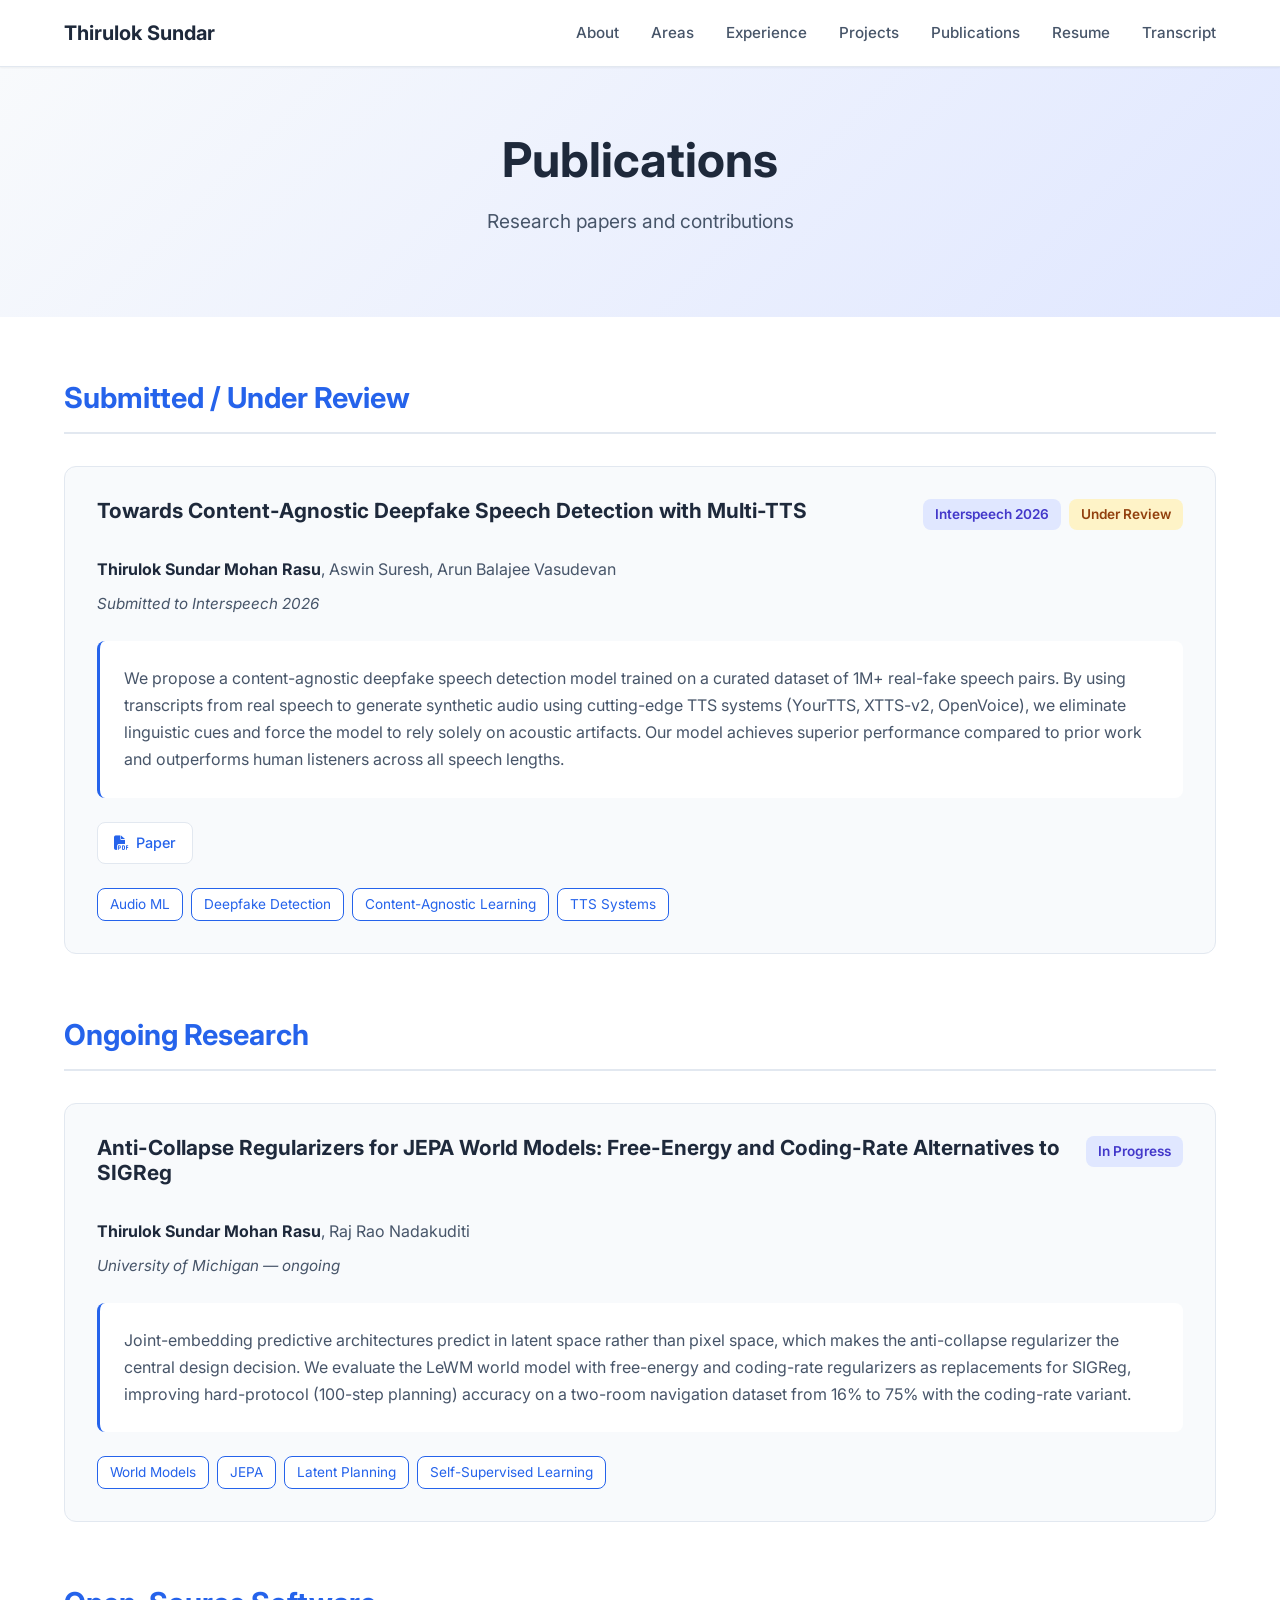
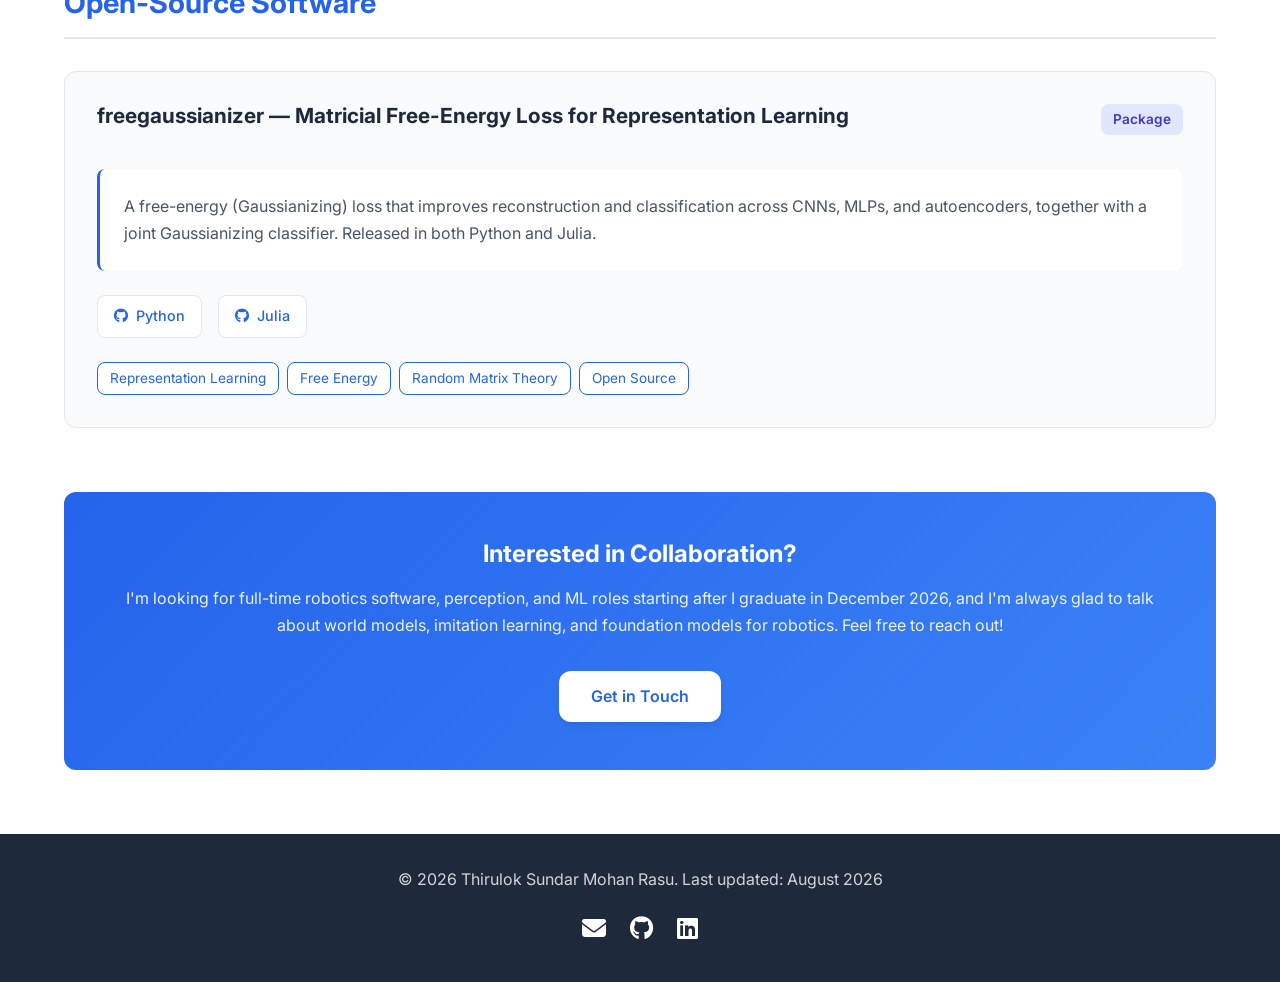
<file: publications.html>
<!DOCTYPE html>
<html lang="en">
<head>
    <meta charset="UTF-8">
    <meta name="viewport" content="width=device-width, initial-scale=1.0">
    <title>Publications | Thirulok Sundar Mohan Rasu</title>
    <link rel="stylesheet" href="css/style.css">
    <link rel="stylesheet" href="https://cdnjs.cloudflare.com/ajax/libs/font-awesome/6.4.0/css/all.min.css">
    <link href="https://fonts.googleapis.com/css2?family=Inter:wght@300;400;500;600;700&display=swap" rel="stylesheet">
</head>
<body>
    <!-- Navigation -->
    <nav class="navbar">
        <div class="container nav-container">
            <a href="index.html" class="logo">Thirulok Sundar</a>
            <ul class="nav-menu">
                <li><a href="index.html#about" class="nav-link">About</a></li>
                <li><a href="index.html#research" class="nav-link">Areas</a></li>
                <li><a href="index.html#experience" class="nav-link">Experience</a></li>
                <li><a href="projects.html" class="nav-link">Projects</a></li>
                <li><a href="publications.html" class="nav-link active">Publications</a></li>
                <li><a href="docs/Thirulok_Sundar_Resume.pdf" class="nav-link" target="_blank">Resume</a></li>
                <li><a href="docs/UM_transcript.pdf" class="nav-link" target="_blank">Transcript</a></li>
            </ul>
            <div class="hamburger">
                <span class="bar"></span>
                <span class="bar"></span>
                <span class="bar"></span>
            </div>
        </div>
    </nav>

    <!-- Page Header -->
    <section class="page-header">
        <div class="container">
            <h1>Publications</h1>
            <p>Research papers and contributions</p>
        </div>
    </section>

    <!-- Publications Section -->
    <section class="section publications-section">
        <div class="container">
            <!-- Under Review -->
            <div class="year-section">
                <h2 class="year-title">Submitted / Under Review</h2>

                <div class="publication-item">
                    <div class="publication-header">
                        <h3 class="publication-title">Towards Content-Agnostic Deepfake Speech Detection with Multi-TTS</h3>
                        <div class="publication-badges">
                            <span class="badge badge-preprint">Interspeech 2026</span>
                            <span class="badge badge-spotlight">Under Review</span>
                        </div>
                    </div>

                    <p class="publication-authors">
                        <strong>Thirulok Sundar Mohan Rasu</strong>, Aswin Suresh, Arun Balajee Vasudevan
                    </p>

                    <p class="publication-venue">
                        <em>Submitted to Interspeech 2026</em>
                    </p>

                    <p class="publication-abstract">
                        We propose a content-agnostic deepfake speech detection model trained on a curated dataset of 1M+ real-fake speech pairs. By using transcripts from real speech to generate synthetic audio using cutting-edge TTS systems (YourTTS, XTTS-v2, OpenVoice), we eliminate linguistic cues and force the model to rely solely on acoustic artifacts. Our model achieves superior performance compared to prior work and outperforms human listeners across all speech lengths.
                    </p>

                    <div class="publication-links">
                        <a href="docs/Mohan_Rasu.pdf" class="pub-link" target="_blank">
                            <i class="fas fa-file-pdf"></i> Paper
                        </a>
                    </div>

                    <div class="publication-topics">
                        <span class="topic-tag">Audio ML</span>
                        <span class="topic-tag">Deepfake Detection</span>
                        <span class="topic-tag">Content-Agnostic Learning</span>
                        <span class="topic-tag">TTS Systems</span>
                    </div>
                </div>
            </div>

            <!-- Ongoing Research -->
            <div class="year-section">
                <h2 class="year-title">Ongoing Research</h2>

                <div class="publication-item">
                    <div class="publication-header">
                        <h3 class="publication-title">Anti-Collapse Regularizers for JEPA World Models: Free-Energy and Coding-Rate Alternatives to SIGReg</h3>
                        <div class="publication-badges">
                            <span class="badge badge-preprint">In Progress</span>
                        </div>
                    </div>

                    <p class="publication-authors">
                        <strong>Thirulok Sundar Mohan Rasu</strong>, Raj Rao Nadakuditi
                    </p>

                    <p class="publication-venue">
                        <em>University of Michigan &mdash; ongoing</em>
                    </p>

                    <p class="publication-abstract">
                        Joint-embedding predictive architectures predict in latent space rather than pixel space, which makes the anti-collapse regularizer the central design decision. We evaluate the LeWM world model with free-energy and coding-rate regularizers as replacements for SIGReg, improving hard-protocol (100-step planning) accuracy on a two-room navigation dataset from 16% to 75% with the coding-rate variant.
                    </p>

                    <div class="publication-topics">
                        <span class="topic-tag">World Models</span>
                        <span class="topic-tag">JEPA</span>
                        <span class="topic-tag">Latent Planning</span>
                        <span class="topic-tag">Self-Supervised Learning</span>
                    </div>
                </div>
            </div>

            <!-- Open Source -->
            <div class="year-section">
                <h2 class="year-title">Open-Source Software</h2>

                <div class="publication-item">
                    <div class="publication-header">
                        <h3 class="publication-title">freegaussianizer &mdash; Matricial Free-Energy Loss for Representation Learning</h3>
                        <div class="publication-badges">
                            <span class="badge badge-preprint">Package</span>
                        </div>
                    </div>

                    <p class="publication-abstract">
                        A free-energy (Gaussianizing) loss that improves reconstruction and classification across CNNs, MLPs, and autoencoders, together with a joint Gaussianizing classifier. Released in both Python and Julia.
                    </p>

                    <div class="publication-links">
                        <a href="https://github.com/Thiruloksundar/FreeGaussianizer" class="pub-link" target="_blank">
                            <i class="fab fa-github"></i> Python
                        </a>
                        <a href="https://github.com/Thiruloksundar/FreeGaussianizer.jl" class="pub-link" target="_blank">
                            <i class="fab fa-github"></i> Julia
                        </a>
                    </div>

                    <div class="publication-topics">
                        <span class="topic-tag">Representation Learning</span>
                        <span class="topic-tag">Free Energy</span>
                        <span class="topic-tag">Random Matrix Theory</span>
                        <span class="topic-tag">Open Source</span>
                    </div>
                </div>
            </div>

            <!-- Call to Action -->
            <div class="cta-box">
                <h3>Interested in Collaboration?</h3>
                <p>I'm looking for full-time robotics software, perception, and ML roles starting after I graduate in December 2026, and I'm always glad to talk about world models, imitation learning, and foundation models for robotics. Feel free to reach out!</p>
                <a href="mailto:thirulok@umich.edu" class="btn-primary">Get in Touch</a>
            </div>
        </div>
    </section>

    <!-- Footer -->
    <footer class="footer">
        <div class="container">
            <p>&copy; 2026 Thirulok Sundar Mohan Rasu. Last updated: August 2026</p>
            <div class="footer-links">
                <a href="mailto:thirulok@umich.edu"><i class="fas fa-envelope"></i></a>
                <a href="https://github.com/Thiruloksundar" target="_blank"><i class="fab fa-github"></i></a>
                <a href="https://linkedin.com/in/thirulok-sundar-mohanrasu" target="_blank"><i class="fab fa-linkedin"></i></a>
            </div>
        </div>
    </footer>

    <script src="scl/script.js"></script>
    <script>
        // BibTeX toggle functionality
        document.querySelectorAll('.bibtex-link').forEach(link => {
            link.addEventListener('click', function(e) {
                e.preventDefault();
                const container = this.closest('.publication-item').querySelector('.bibtex-container');
                if (container.style.display === 'none') {
                    container.style.display = 'block';
                    this.innerHTML = '<i class="fas fa-times"></i> Hide BibTeX';
                } else {
                    container.style.display = 'none';
                    this.innerHTML = '<i class="fas fa-quote-left"></i> BibTeX';
                }
            });
        });
    </script>
</body>
</html>
</file>
<file: css/style.css>
/* ========================================
   RESET & BASE STYLES
   ======================================== */

* {
    margin: 0;
    padding: 0;
    box-sizing: border-box;
}

:root {
    /* Colors */
    --primary-color: #2563eb;
    --primary-dark: #1e40af;
    --secondary-color: #64748b;
    --accent-color: #3b82f6;
    --bg-color: #ffffff;
    --bg-secondary: #f8fafc;
    --text-primary: #1e293b;
    --text-secondary: #475569;
    --border-color: #e2e8f0;
    --shadow-sm: 0 1px 2px 0 rgba(0, 0, 0, 0.05);
    --shadow-md: 0 4px 6px -1px rgba(0, 0, 0, 0.1);
    --shadow-lg: 0 10px 15px -3px rgba(0, 0, 0, 0.1);
    
    /* Typography */
    --font-primary: 'Inter', -apple-system, BlinkMacSystemFont, 'Segoe UI', sans-serif;
    --font-mono: 'Courier New', monospace;
    
    /* Spacing */
    --spacing-xs: 0.5rem;
    --spacing-sm: 1rem;
    --spacing-md: 1.5rem;
    --spacing-lg: 2rem;
    --spacing-xl: 3rem;
    --spacing-2xl: 4rem;
    
    /* Border radius */
    --radius-sm: 0.375rem;
    --radius-md: 0.5rem;
    --radius-lg: 0.75rem;
    --radius-xl: 1rem;
}

html {
    scroll-behavior: smooth;
}

body {
    font-family: var(--font-primary);
    color: var(--text-primary);
    line-height: 1.7;
    background-color: var(--bg-color);
    overflow-x: hidden;
}

a {
    color: var(--primary-color);
    text-decoration: none;
    transition: color 0.3s ease;
}

a:hover {
    color: var(--primary-dark);
}

img {
    max-width: 100%;
    height: auto;
    display: block;
}

/* ========================================
   TYPOGRAPHY
   ======================================== */

h1, h2, h3, h4, h5, h6 {
    font-weight: 700;
    line-height: 1.2;
    color: var(--text-primary);
    margin-bottom: var(--spacing-sm);
}

h1 { font-size: 2.5rem; }
h2 { font-size: 2rem; }
h3 { font-size: 1.5rem; }
h4 { font-size: 1.25rem; }

p {
    margin-bottom: var(--spacing-sm);
    color: var(--text-secondary);
}

/* ========================================
   LAYOUT
   ======================================== */

.container {
    max-width: 1200px;
    margin: 0 auto;
    padding: 0 var(--spacing-md);
}

.section {
    padding: var(--spacing-2xl) 0;
}

/* ========================================
   NAVIGATION
   ======================================== */

.navbar {
    background: var(--bg-color);
    box-shadow: var(--shadow-sm);
    position: sticky;
    top: 0;
    z-index: 1000;
    backdrop-filter: blur(10px);
    border-bottom: 1px solid var(--border-color);
}

.nav-container {
    display: flex;
    justify-content: space-between;
    align-items: center;
    padding: var(--spacing-sm) var(--spacing-md);
}

.logo {
    font-size: 1.25rem;
    font-weight: 700;
    color: var(--text-primary);
    transition: color 0.3s ease;
}

.logo:hover {
    color: var(--primary-color);
}

.nav-menu {
    display: flex;
    list-style: none;
    gap: var(--spacing-lg);
    align-items: center;
}

.nav-link {
    color: var(--text-secondary);
    font-weight: 500;
    font-size: 0.95rem;
    padding: var(--spacing-xs) 0;
    position: relative;
    transition: color 0.3s ease;
}

.nav-link:hover,
.nav-link.active {
    color: var(--primary-color);
}

.nav-link::after {
    content: '';
    position: absolute;
    bottom: -2px;
    left: 0;
    width: 0;
    height: 2px;
    background: var(--primary-color);
    transition: width 0.3s ease;
}

.nav-link:hover::after,
.nav-link.active::after {
    width: 100%;
}

.hamburger {
    display: none;
    flex-direction: column;
    cursor: pointer;
    gap: 4px;
}

.bar {
    width: 25px;
    height: 3px;
    background: var(--text-primary);
    border-radius: 3px;
    transition: all 0.3s ease;
}

/* ========================================
   HERO SECTION
   ======================================== */

.hero {
    background: linear-gradient(135deg, #f8fafc 0%, #e0e7ff 100%);
    padding: var(--spacing-2xl) 0;
    min-height: 70vh;
    display: flex;
    align-items: center;
}

.hero-container {
    display: grid;
    grid-template-columns: 1.5fr 1fr;
    gap: var(--spacing-xl);
    align-items: center;
}

.hero-content {
    animation: fadeInUp 0.8s ease;
}

.hero-title {
    font-size: 3rem;
    font-weight: 800;
    margin-bottom: var(--spacing-sm);
    background: linear-gradient(135deg, var(--text-primary) 0%, var(--primary-color) 100%);
    -webkit-background-clip: text;
    -webkit-text-fill-color: transparent;
    background-clip: text;
}

.hero-subtitle {
    font-size: 1.25rem;
    color: var(--text-secondary);
    margin-bottom: var(--spacing-xs);
}

.hero-location {
    color: var(--text-secondary);
    margin-bottom: var(--spacing-lg);
    font-size: 1rem;
}

.hero-links {
    display: flex;
    gap: var(--spacing-md);
    flex-wrap: wrap;
}

.hero-link {
    display: inline-flex;
    align-items: center;
    gap: var(--spacing-xs);
    padding: var(--spacing-xs) var(--spacing-md);
    background: var(--bg-color);
    border: 1px solid var(--border-color);
    border-radius: var(--radius-lg);
    font-weight: 500;
    font-size: 0.9rem;
    transition: all 0.3s ease;
    box-shadow: var(--shadow-sm);
}

.hero-link:hover {
    transform: translateY(-2px);
    box-shadow: var(--shadow-md);
    border-color: var(--primary-color);
    color: var(--primary-color);
}

.hero-image {
    animation: fadeIn 1s ease;
}

.hero-image img {
    width: 100%;
    max-width: 400px;
    border-radius: var(--radius-xl);
    box-shadow: var(--shadow-lg);
    margin: 0 auto;
}

/* ========================================
   SECTION TITLES
   ======================================== */

.section-title {
    text-align: center;
    font-size: 2.5rem;
    font-weight: 800;
    margin-bottom: var(--spacing-xl);
    position: relative;
    padding-bottom: var(--spacing-md);
}

.section-title::after {
    content: '';
    position: absolute;
    bottom: 0;
    left: 50%;
    transform: translateX(-50%);
    width: 80px;
    height: 4px;
    background: linear-gradient(90deg, var(--primary-color), var(--accent-color));
    border-radius: 2px;
}

/* ========================================
   ABOUT SECTION
   ======================================== */

.about-section {
    background: var(--bg-color);
}

.about-content {
    max-width: 900px;
    margin: 0 auto;
    font-size: 1.1rem;
    line-height: 1.8;
}

.intro-text {
    font-size: 1.2rem;
    color: var(--text-primary);
    margin-bottom: var(--spacing-lg);
}

.about-content strong {
    color: var(--primary-color);
    font-weight: 600;
}

/* ========================================
   RESEARCH INTERESTS
   ======================================== */

.research-section {
    background: var(--bg-secondary);
}

.research-grid {
    display: grid;
    grid-template-columns: repeat(auto-fit, minmax(250px, 1fr));
    gap: var(--spacing-lg);
    margin-top: var(--spacing-xl);
}

.research-card {
    background: var(--bg-color);
    padding: var(--spacing-lg);
    border-radius: var(--radius-lg);
    box-shadow: var(--shadow-md);
    transition: all 0.3s ease;
    border: 1px solid var(--border-color);
}

.research-card:hover {
    transform: translateY(-5px);
    box-shadow: var(--shadow-lg);
    border-color: var(--primary-color);
}

.research-icon {
    font-size: 3rem;
    margin-bottom: var(--spacing-sm);
}

.research-card h3 {
    color: var(--text-primary);
    margin-bottom: var(--spacing-sm);
}

.research-card p {
    font-size: 0.95rem;
    line-height: 1.6;
}

/* ========================================
   NEWS SECTION
   ======================================== */

.news-section {
    background: var(--bg-color);
}

.news-timeline {
    max-width: 800px;
    margin: 0 auto;
}

.news-item {
    display: flex;
    gap: var(--spacing-lg);
    padding: var(--spacing-md);
    border-left: 3px solid var(--primary-color);
    margin-bottom: var(--spacing-md);
    background: var(--bg-secondary);
    border-radius: 0 var(--radius-md) var(--radius-md) 0;
    transition: all 0.3s ease;
}

.news-item:hover {
    transform: translateX(5px);
    box-shadow: var(--shadow-md);
}

.news-date {
    font-weight: 600;
    color: var(--primary-color);
    min-width: 90px;
    font-size: 0.9rem;
}

.news-item p {
    margin: 0;
    color: var(--text-secondary);
}

.news-item strong {
    color: var(--text-primary);
}

/* ========================================
   EXPERIENCE SECTION
   ======================================== */

.experience-section {
    background: var(--bg-secondary);
}

.experience-timeline {
    max-width: 900px;
    margin: 0 auto;
}

.experience-item {
    background: var(--bg-color);
    padding: var(--spacing-lg);
    border-radius: var(--radius-lg);
    margin-bottom: var(--spacing-lg);
    box-shadow: var(--shadow-md);
    border: 1px solid var(--border-color);
    transition: all 0.3s ease;
}

.experience-item:hover {
    transform: translateY(-3px);
    box-shadow: var(--shadow-lg);
}

.experience-header {
    display: flex;
    justify-content: space-between;
    align-items: flex-start;
    margin-bottom: var(--spacing-sm);
    flex-wrap: wrap;
    gap: var(--spacing-sm);
}

.experience-item h3 {
    font-size: 1.3rem;
    color: var(--text-primary);
    margin-bottom: var(--spacing-xs);
}

.experience-org {
    color: var(--primary-color);
    font-weight: 500;
}

.experience-date {
    color: var(--text-secondary);
    font-size: 0.9rem;
    font-weight: 500;
}

.experience-desc {
    margin-bottom: var(--spacing-md);
    line-height: 1.7;
}

.experience-tags {
    display: flex;
    gap: var(--spacing-xs);
    flex-wrap: wrap;
}

.tag {
    padding: 0.25rem 0.75rem;
    background: var(--bg-secondary);
    border-radius: var(--radius-md);
    font-size: 0.85rem;
    color: var(--text-secondary);
    border: 1px solid var(--border-color);
}

/* ========================================
   PROJECTS PREVIEW
   ======================================== */

.projects-preview-section {
    background: var(--bg-color);
}

.projects-grid {
    display: grid;
    grid-template-columns: repeat(auto-fit, minmax(300px, 1fr));
    gap: var(--spacing-lg);
    margin-bottom: var(--spacing-xl);
}

.project-card {
    background: var(--bg-secondary);
    padding: var(--spacing-lg);
    border-radius: var(--radius-lg);
    border: 1px solid var(--border-color);
    transition: all 0.3s ease;
}

.project-card:hover {
    transform: translateY(-5px);
    box-shadow: var(--shadow-lg);
    border-color: var(--primary-color);
}

.project-card h3 {
    color: var(--text-primary);
    margin-bottom: var(--spacing-sm);
    font-size: 1.2rem;
}

.project-link {
    display: inline-flex;
    align-items: center;
    gap: var(--spacing-xs);
    color: var(--primary-color);
    font-weight: 500;
    margin-top: var(--spacing-sm);
}

/* ========================================
   BUTTONS
   ======================================== */

.btn-primary {
    display: inline-block;
    padding: 0.75rem 2rem;
    background: var(--primary-color);
    color: white;
    font-weight: 600;
    border-radius: var(--radius-lg);
    transition: all 0.3s ease;
    box-shadow: var(--shadow-md);
    border: none;
    cursor: pointer;
}

.btn-primary:hover {
    background: var(--primary-dark);
    transform: translateY(-2px);
    box-shadow: var(--shadow-lg);
    color: white;
}

.cta-center {
    text-align: center;
    margin-top: var(--spacing-xl);
}

/* ========================================
   PAGE HEADER
   ======================================== */

.page-header {
    background: linear-gradient(135deg, var(--bg-secondary) 0%, #e0e7ff 100%);
    padding: var(--spacing-2xl) 0;
    text-align: center;
}

.page-header h1 {
    font-size: 3rem;
    margin-bottom: var(--spacing-sm);
}

.page-header p {
    font-size: 1.2rem;
    color: var(--text-secondary);
}

/* ========================================
   PUBLICATIONS PAGE
   ======================================== */

.publications-section {
    background: var(--bg-color);
}

.year-section {
    margin-bottom: var(--spacing-2xl);
}

.year-title {
    font-size: 1.8rem;
    color: var(--primary-color);
    margin-bottom: var(--spacing-lg);
    padding-bottom: var(--spacing-sm);
    border-bottom: 2px solid var(--border-color);
}

.publication-item {
    background: var(--bg-secondary);
    padding: var(--spacing-lg);
    border-radius: var(--radius-lg);
    margin-bottom: var(--spacing-lg);
    border: 1px solid var(--border-color);
    transition: all 0.3s ease;
}

.publication-item:hover {
    box-shadow: var(--shadow-lg);
    transform: translateY(-3px);
}

.publication-header {
    display: flex;
    justify-content: space-between;
    align-items: flex-start;
    margin-bottom: var(--spacing-sm);
    flex-wrap: wrap;
    gap: var(--spacing-sm);
}

.publication-title {
    flex: 1;
    font-size: 1.3rem;
    color: var(--text-primary);
}

.publication-badges {
    display: flex;
    gap: var(--spacing-xs);
    flex-wrap: wrap;
}

.badge {
    padding: 0.25rem 0.75rem;
    border-radius: var(--radius-md);
    font-size: 0.85rem;
    font-weight: 600;
}

.badge-conference {
    background: #dbeafe;
    color: #1e40af;
}

.badge-spotlight {
    background: #fef3c7;
    color: #92400e;
}

.badge-preprint {
    background: #e0e7ff;
    color: #4338ca;
}

.publication-authors {
    color: var(--text-secondary);
    margin-bottom: var(--spacing-xs);
}

.publication-authors strong {
    color: var(--text-primary);
}

.publication-venue {
    color: var(--text-secondary);
    font-size: 0.95rem;
    margin-bottom: var(--spacing-sm);
}

.publication-abstract {
    line-height: 1.7;
    margin: var(--spacing-md) 0;
    padding: var(--spacing-md);
    background: var(--bg-color);
    border-radius: var(--radius-md);
    border-left: 3px solid var(--primary-color);
}

.publication-links {
    display: flex;
    gap: var(--spacing-sm);
    flex-wrap: wrap;
    margin: var(--spacing-md) 0;
}

.pub-link {
    display: inline-flex;
    align-items: center;
    gap: var(--spacing-xs);
    padding: 0.5rem 1rem;
    background: var(--bg-color);
    border: 1px solid var(--border-color);
    border-radius: var(--radius-md);
    font-size: 0.9rem;
    font-weight: 500;
    transition: all 0.3s ease;
}

.pub-link:hover {
    border-color: var(--primary-color);
    transform: translateY(-2px);
    box-shadow: var(--shadow-sm);
}

.bibtex-container {
    margin-top: var(--spacing-md);
    background: var(--bg-color);
    padding: var(--spacing-md);
    border-radius: var(--radius-md);
    border: 1px solid var(--border-color);
}

.bibtex-container pre {
    margin: 0;
    overflow-x: auto;
}

.bibtex-container code {
    font-family: var(--font-mono);
    font-size: 0.85rem;
    color: var(--text-primary);
}

.publication-topics {
    display: flex;
    gap: var(--spacing-xs);
    flex-wrap: wrap;
    margin-top: var(--spacing-md);
}

.topic-tag {
    padding: 0.25rem 0.75rem;
    background: var(--bg-color);
    border: 1px solid var(--primary-color);
    color: var(--primary-color);
    border-radius: var(--radius-md);
    font-size: 0.85rem;
}

.cta-box {
    background: linear-gradient(135deg, var(--primary-color) 0%, var(--accent-color) 100%);
    color: white;
    padding: var(--spacing-xl);
    border-radius: var(--radius-lg);
    text-align: center;
    margin-top: var(--spacing-2xl);
}

.cta-box h3 {
    color: white;
    margin-bottom: var(--spacing-sm);
}

.cta-box p {
    color: rgba(255, 255, 255, 0.9);
    margin-bottom: var(--spacing-lg);
}

.cta-box .btn-primary {
    background: white;
    color: var(--primary-color);
}

.cta-box .btn-primary:hover {
    background: var(--bg-secondary);
}

/* ========================================
   PROJECTS PAGE
   ======================================== */

.category-section {
    margin-bottom: var(--spacing-2xl);
}

.category-title {
    display: flex;
    align-items: center;
    gap: var(--spacing-sm);
    font-size: 2rem;
    margin-bottom: var(--spacing-lg);
    color: var(--text-primary);
}

.category-icon {
    font-size: 2rem;
}

.project-detailed {
    background: var(--bg-secondary);
    padding: var(--spacing-lg);
    border-radius: var(--radius-lg);
    margin-bottom: var(--spacing-lg);
    border: 1px solid var(--border-color);
    transition: all 0.3s ease;
}

.project-detailed:hover {
    box-shadow: var(--shadow-lg);
    transform: translateY(-3px);
}

.project-detailed-header {
    display: flex;
    justify-content: space-between;
    align-items: flex-start;
    margin-bottom: var(--spacing-md);
    flex-wrap: wrap;
    gap: var(--spacing-sm);
}

.project-detailed-header h3 {
    flex: 1;
    color: var(--text-primary);
}

.github-link {
    display: inline-flex;
    align-items: center;
    gap: var(--spacing-xs);
    padding: 0.5rem 1rem;
    background: var(--bg-color);
    border: 1px solid var(--border-color);
    border-radius: var(--radius-md);
    font-weight: 500;
    font-size: 0.9rem;
    transition: all 0.3s ease;
}

.github-link:hover {
    border-color: var(--primary-color);
    transform: translateY(-2px);
}

.project-description {
    line-height: 1.7;
    margin-bottom: var(--spacing-md);
}

.project-tech {
    display: flex;
    gap: var(--spacing-xs);
    flex-wrap: wrap;
}

.tech-badge {
    padding: 0.25rem 0.75rem;
    background: var(--bg-color);
    border: 1px solid var(--primary-color);
    color: var(--primary-color);
    border-radius: var(--radius-md);
    font-size: 0.85rem;
    font-weight: 500;
}

.project-status {
    padding: 0.25rem 0.75rem;
    background: #fef3c7;
    color: #92400e;
    border-radius: var(--radius-md);
    font-size: 0.85rem;
    font-weight: 600;
}

.projects-grid-small {
    display: grid;
    grid-template-columns: repeat(auto-fit, minmax(250px, 1fr));
    gap: var(--spacing-md);
}

.small-project-card {
    background: var(--bg-secondary);
    padding: var(--spacing-md);
    border-radius: var(--radius-md);
    border: 1px solid var(--border-color);
    transition: all 0.3s ease;
}

.small-project-card:hover {
    box-shadow: var(--shadow-md);
    transform: translateY(-3px);
    border-color: var(--primary-color);
}

.small-project-card h4 {
    color: var(--text-primary);
    margin-bottom: var(--spacing-xs);
    font-size: 1.1rem;
}

.small-project-card p {
    font-size: 0.9rem;
    margin-bottom: var(--spacing-sm);
}

.small-tech {
    display: flex;
    gap: var(--spacing-xs);
    flex-wrap: wrap;
}

.small-tech span {
    padding: 0.2rem 0.5rem;
    background: var(--bg-color);
    border: 1px solid var(--border-color);
    border-radius: var(--radius-sm);
    font-size: 0.75rem;
    color: var(--text-secondary);
}

.achievements-section {
    margin-top: var(--spacing-2xl);
}

.achievement-grid {
    display: grid;
    grid-template-columns: repeat(auto-fit, minmax(300px, 1fr));
    gap: var(--spacing-lg);
}

.achievement-card {
    background: linear-gradient(135deg, #fef3c7 0%, #fed7aa 100%);
    padding: var(--spacing-lg);
    border-radius: var(--radius-lg);
    text-align: center;
    border: 2px solid #fbbf24;
    transition: all 0.3s ease;
}

.achievement-card:hover {
    transform: translateY(-5px);
    box-shadow: var(--shadow-lg);
}

.achievement-icon {
    font-size: 3rem;
    margin-bottom: var(--spacing-sm);
}

.achievement-card h4 {
    color: var(--text-primary);
    margin-bottom: var(--spacing-xs);
}

.achievement-card p {
    color: var(--text-secondary);
    font-weight: 600;
    margin-bottom: var(--spacing-xs);
}

.achievement-detail {
    display: block;
    font-size: 0.9rem;
    color: var(--text-secondary);
    margin-top: var(--spacing-sm);
}

.achievement-link {
    display: inline-block;
    margin-top: var(--spacing-sm);
    color: var(--primary-color);
    font-weight: 500;
}

/* ========================================
   FOOTER
   ======================================== */

.footer {
    background: var(--text-primary);
    color: white;
    padding: var(--spacing-lg) 0;
    text-align: center;
}

.footer p {
    color: rgba(255, 255, 255, 0.8);
    margin-bottom: var(--spacing-sm);
}

.footer-links {
    display: flex;
    justify-content: center;
    gap: var(--spacing-md);
}

.footer-links a {
    color: white;
    font-size: 1.5rem;
    transition: all 0.3s ease;
}

.footer-links a:hover {
    color: var(--accent-color);
    transform: translateY(-3px);
}

/* ========================================
   PROJECT MEDIA (images, video, poster)
   ======================================== */

.project-detailed img {
    cursor: pointer;
    transition: transform 0.3s ease, box-shadow 0.3s ease;
}

.project-detailed img:hover {
    transform: scale(1.01);
    box-shadow: var(--shadow-lg);
}

/* Lightbox overlay for click-to-enlarge images */
.lightbox-overlay {
    display: none;
    position: fixed;
    top: 0;
    left: 0;
    width: 100%;
    height: 100%;
    background: rgba(0, 0, 0, 0.85);
    z-index: 2000;
    cursor: zoom-out;
    align-items: center;
    justify-content: center;
    padding: 2rem;
}

.lightbox-overlay.active {
    display: flex;
}

.lightbox-overlay img {
    max-width: 95%;
    max-height: 95vh;
    border-radius: var(--radius-md);
    box-shadow: 0 20px 60px rgba(0, 0, 0, 0.5);
}

/* ========================================
   ANIMATIONS
   ======================================== */

@keyframes fadeIn {
    from {
        opacity: 0;
    }
    to {
        opacity: 1;
    }
}

@keyframes fadeInUp {
    from {
        opacity: 0;
        transform: translateY(20px);
    }
    to {
        opacity: 1;
        transform: translateY(0);
    }
}

/* ========================================
   RESPONSIVE DESIGN
   ======================================== */

@media (max-width: 968px) {
    .hero-container {
        grid-template-columns: 1fr;
        text-align: center;
    }
    
    .hero-title {
        font-size: 2.5rem;
    }
    
    .hero-links {
        justify-content: center;
    }
    
    .hero-image img {
        max-width: 300px;
    }
    
    .section-title {
        font-size: 2rem;
    }
    
    .research-grid {
        grid-template-columns: 1fr;
    }
}

@media (max-width: 768px) {
    .nav-menu {
        position: fixed;
        left: -100%;
        top: 70px;
        flex-direction: column;
        background: var(--bg-color);
        width: 100%;
        text-align: center;
        transition: 0.3s;
        box-shadow: var(--shadow-lg);
        padding: var(--spacing-lg) 0;
        gap: var(--spacing-md);
    }
    
    .nav-menu.active {
        left: 0;
    }
    
    .hamburger {
        display: flex;
    }
    
    .hamburger.active .bar:nth-child(2) {
        opacity: 0;
    }
    
    .hamburger.active .bar:nth-child(1) {
        transform: translateY(7px) rotate(45deg);
    }
    
    .hamburger.active .bar:nth-child(3) {
        transform: translateY(-7px) rotate(-45deg);
    }
    
    .hero-title {
        font-size: 2rem;
    }
    
    .page-header h1 {
        font-size: 2rem;
    }
    
    .experience-header,
    .publication-header,
    .project-detailed-header {
        flex-direction: column;
    }
    
    .news-item {
        flex-direction: column;
        gap: var(--spacing-xs);
    }
    
    .projects-grid,
    .projects-grid-small,
    .achievement-grid {
        grid-template-columns: 1fr;
    }
}
</file>
